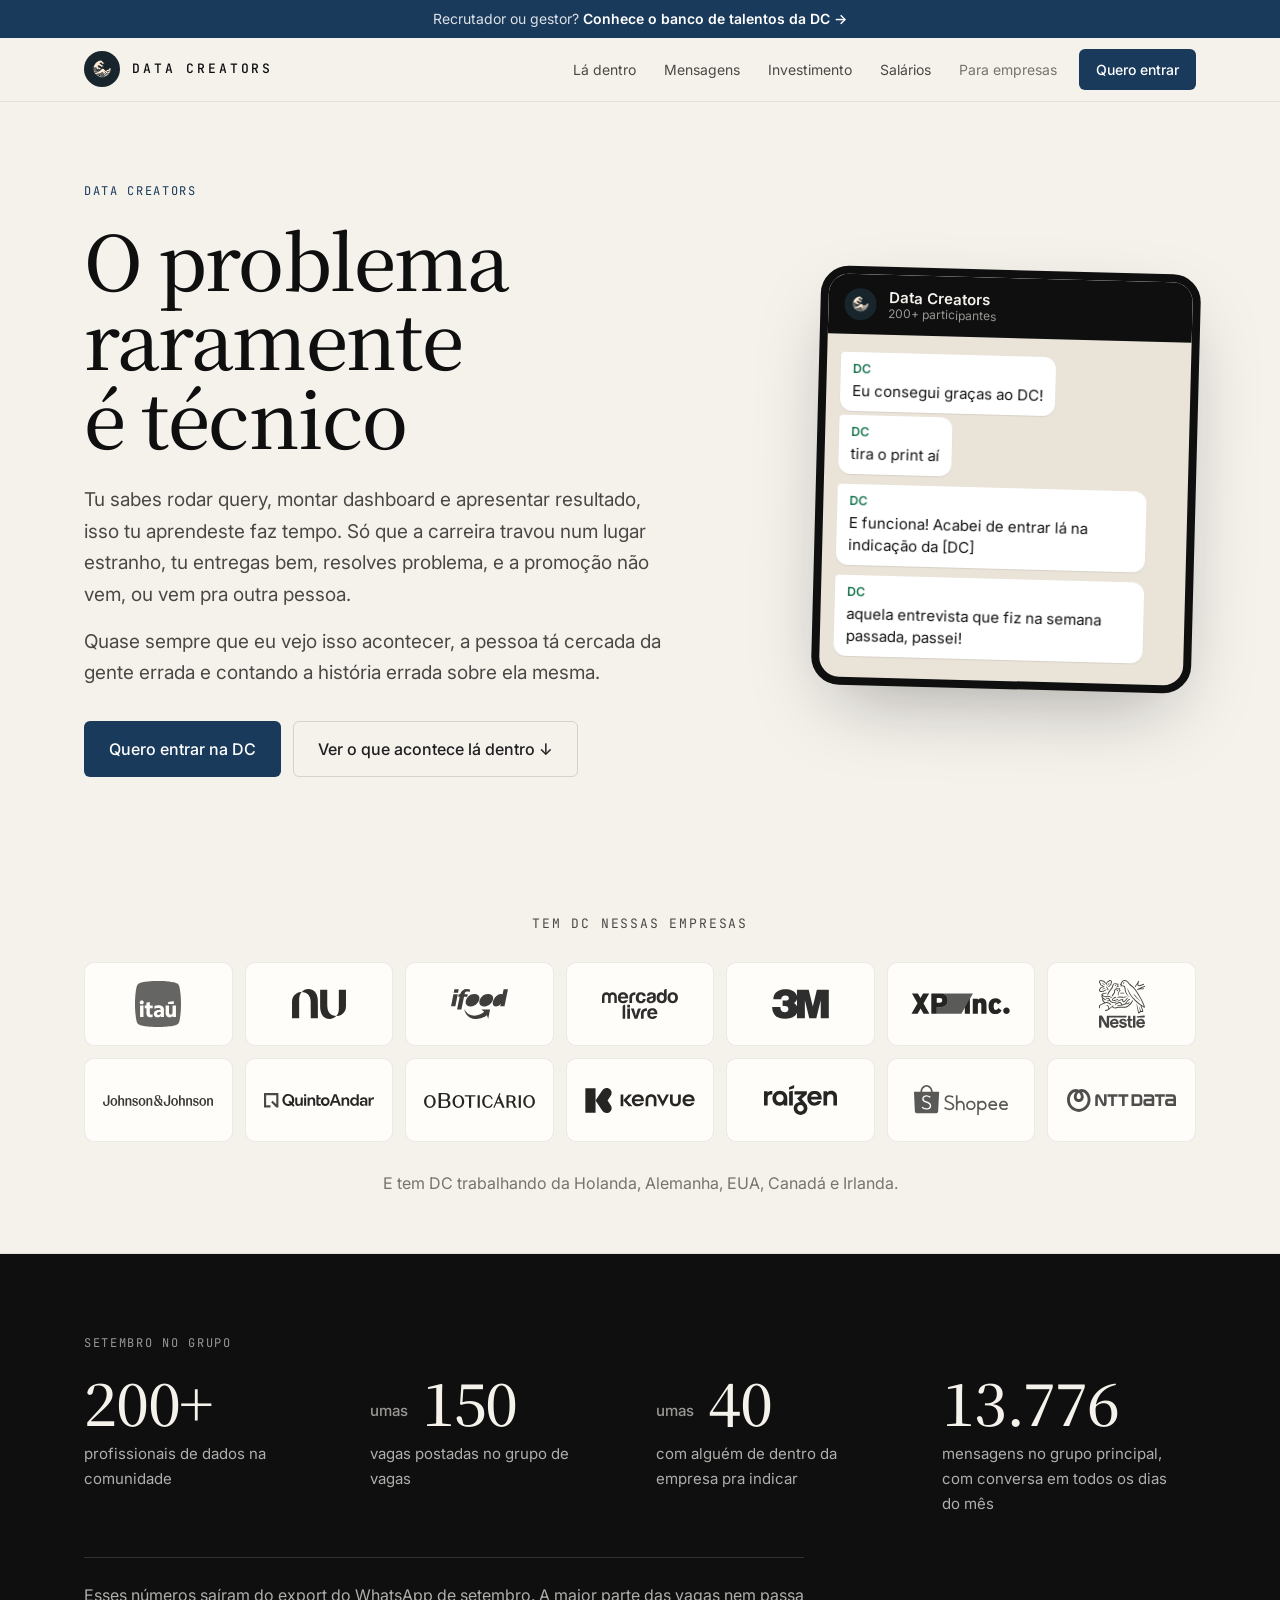
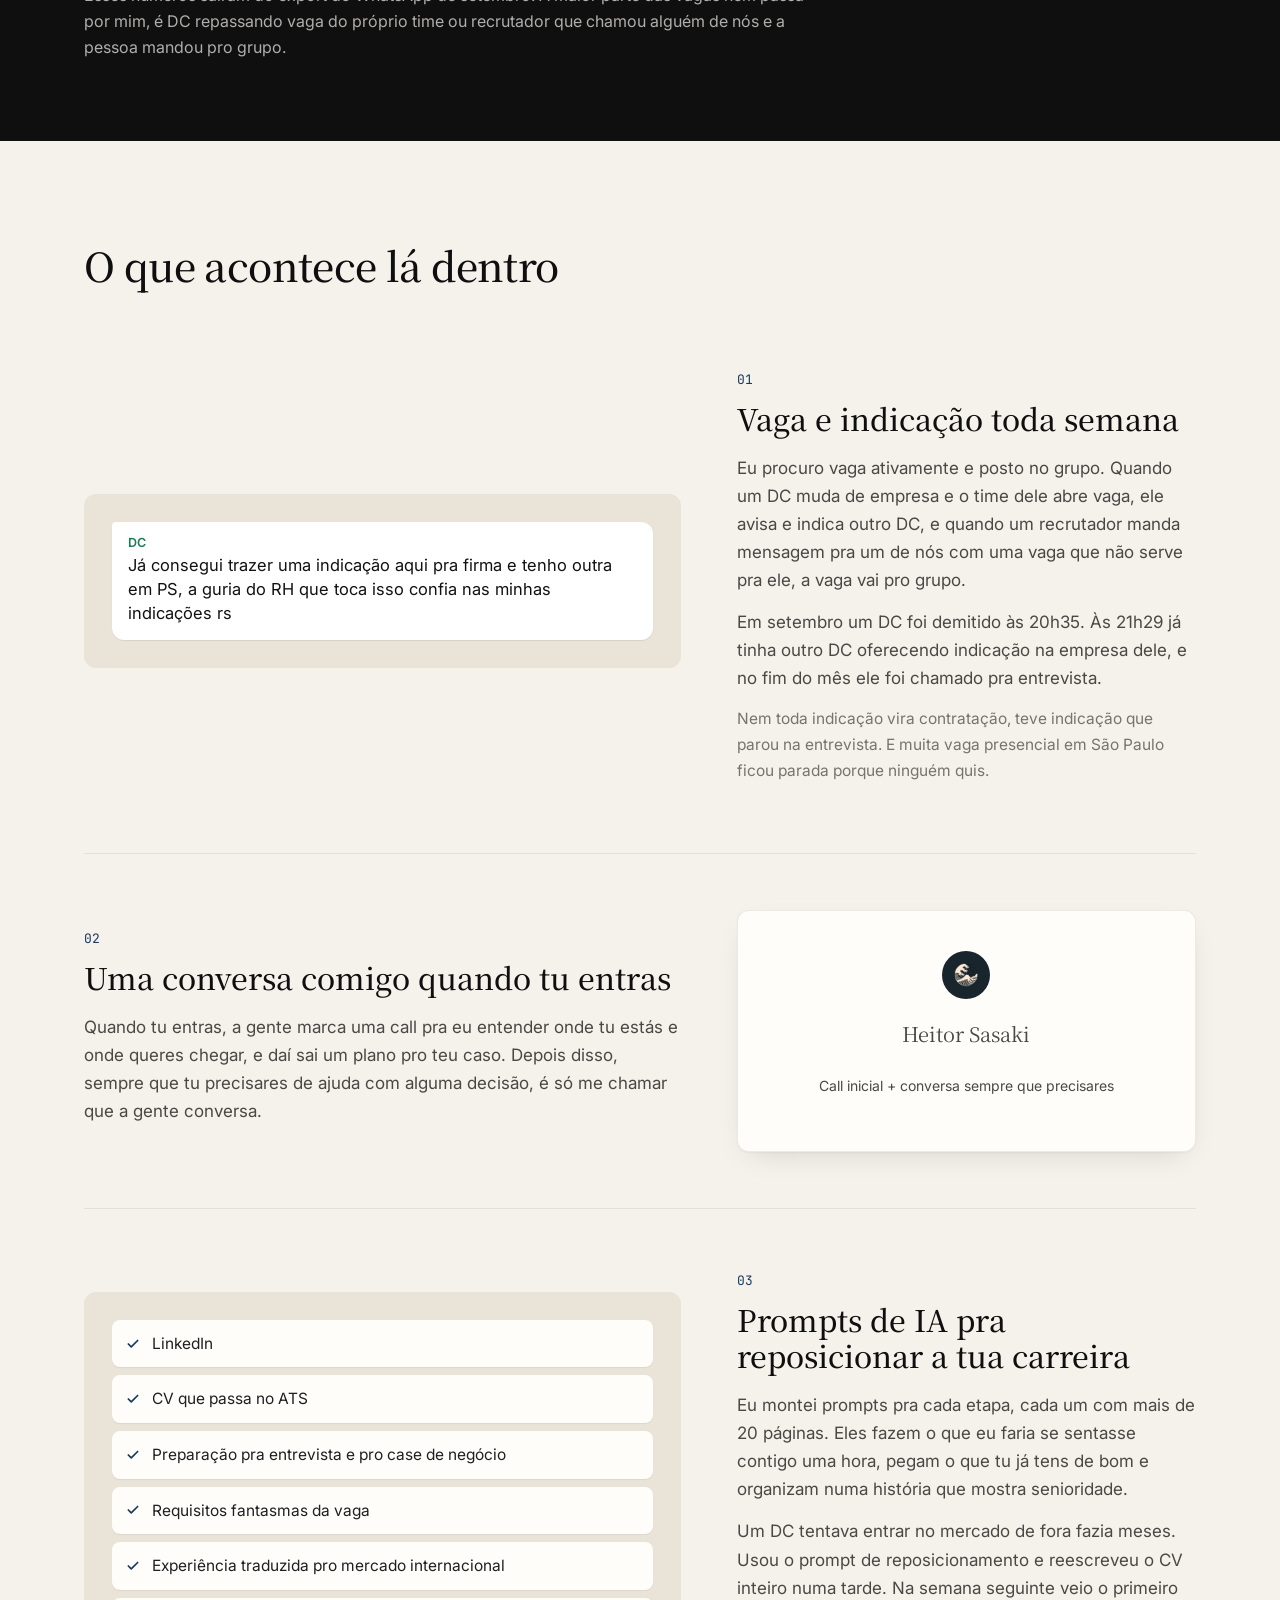
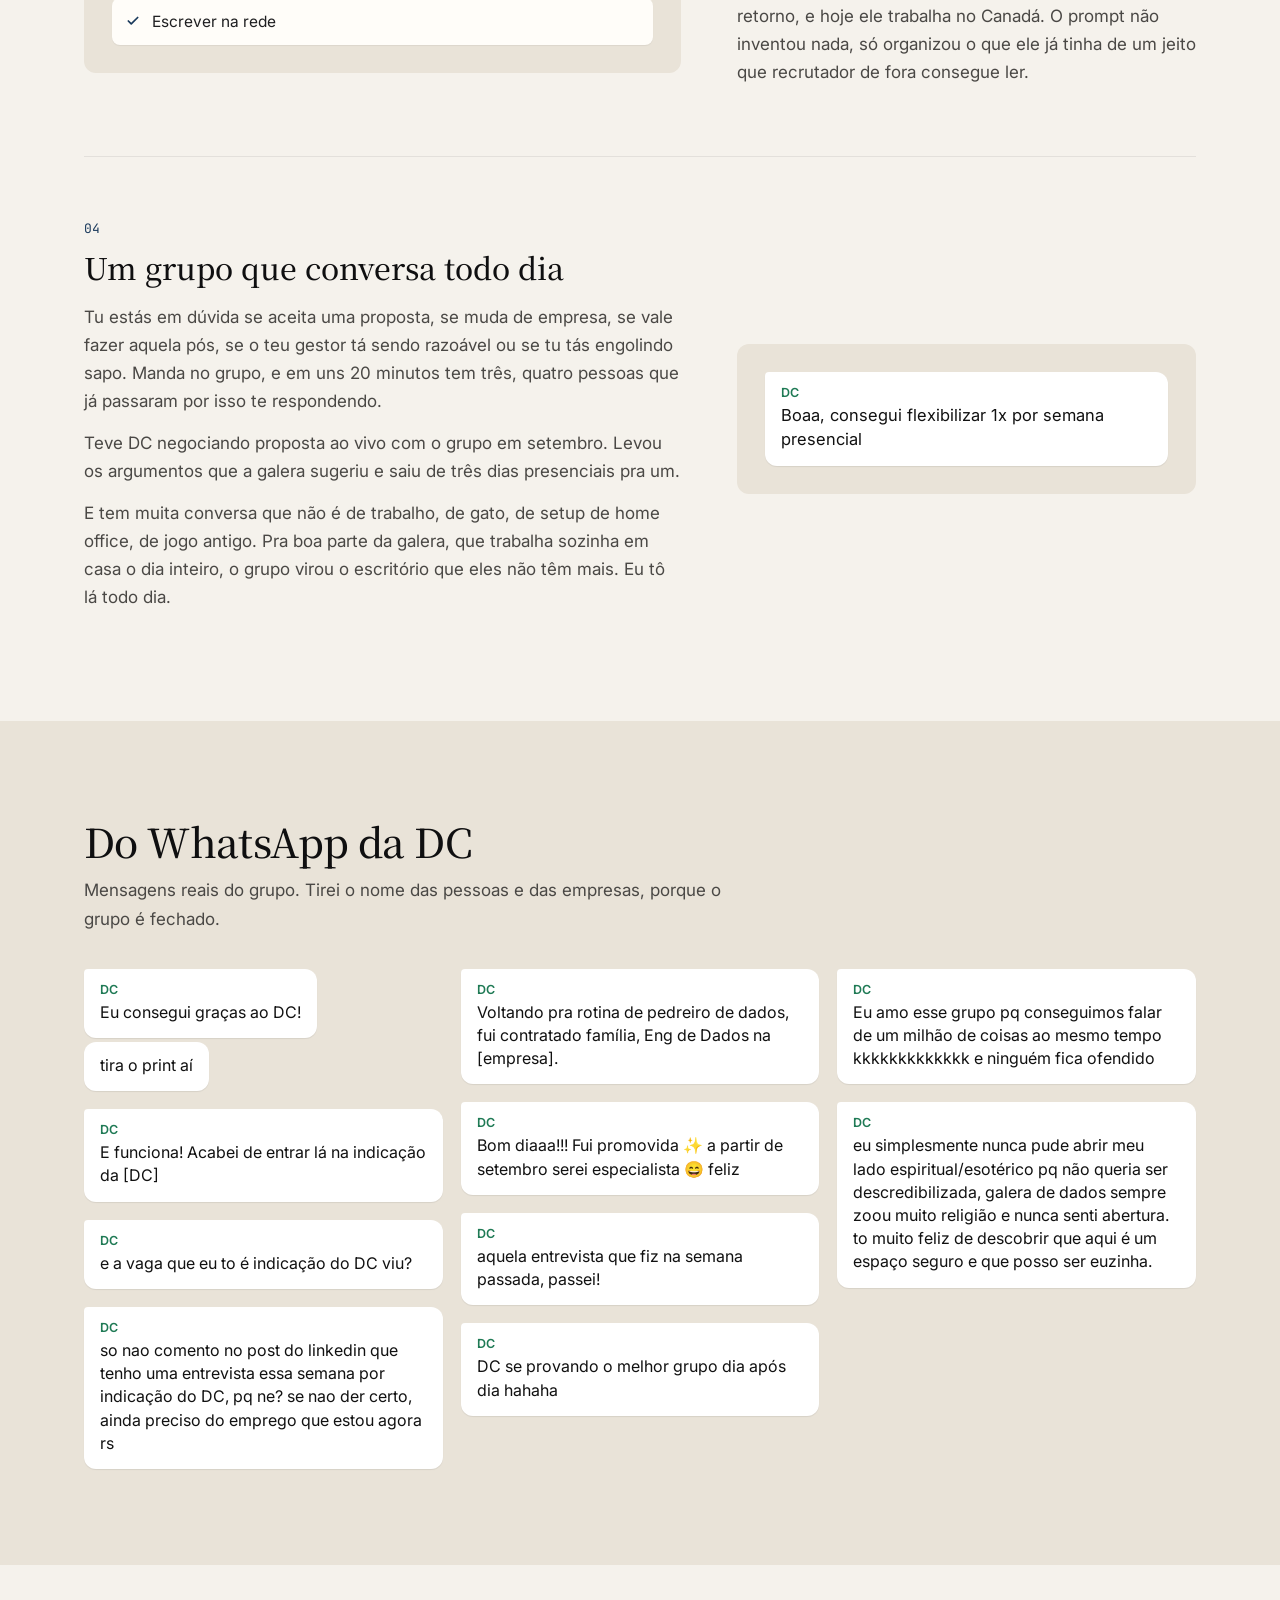
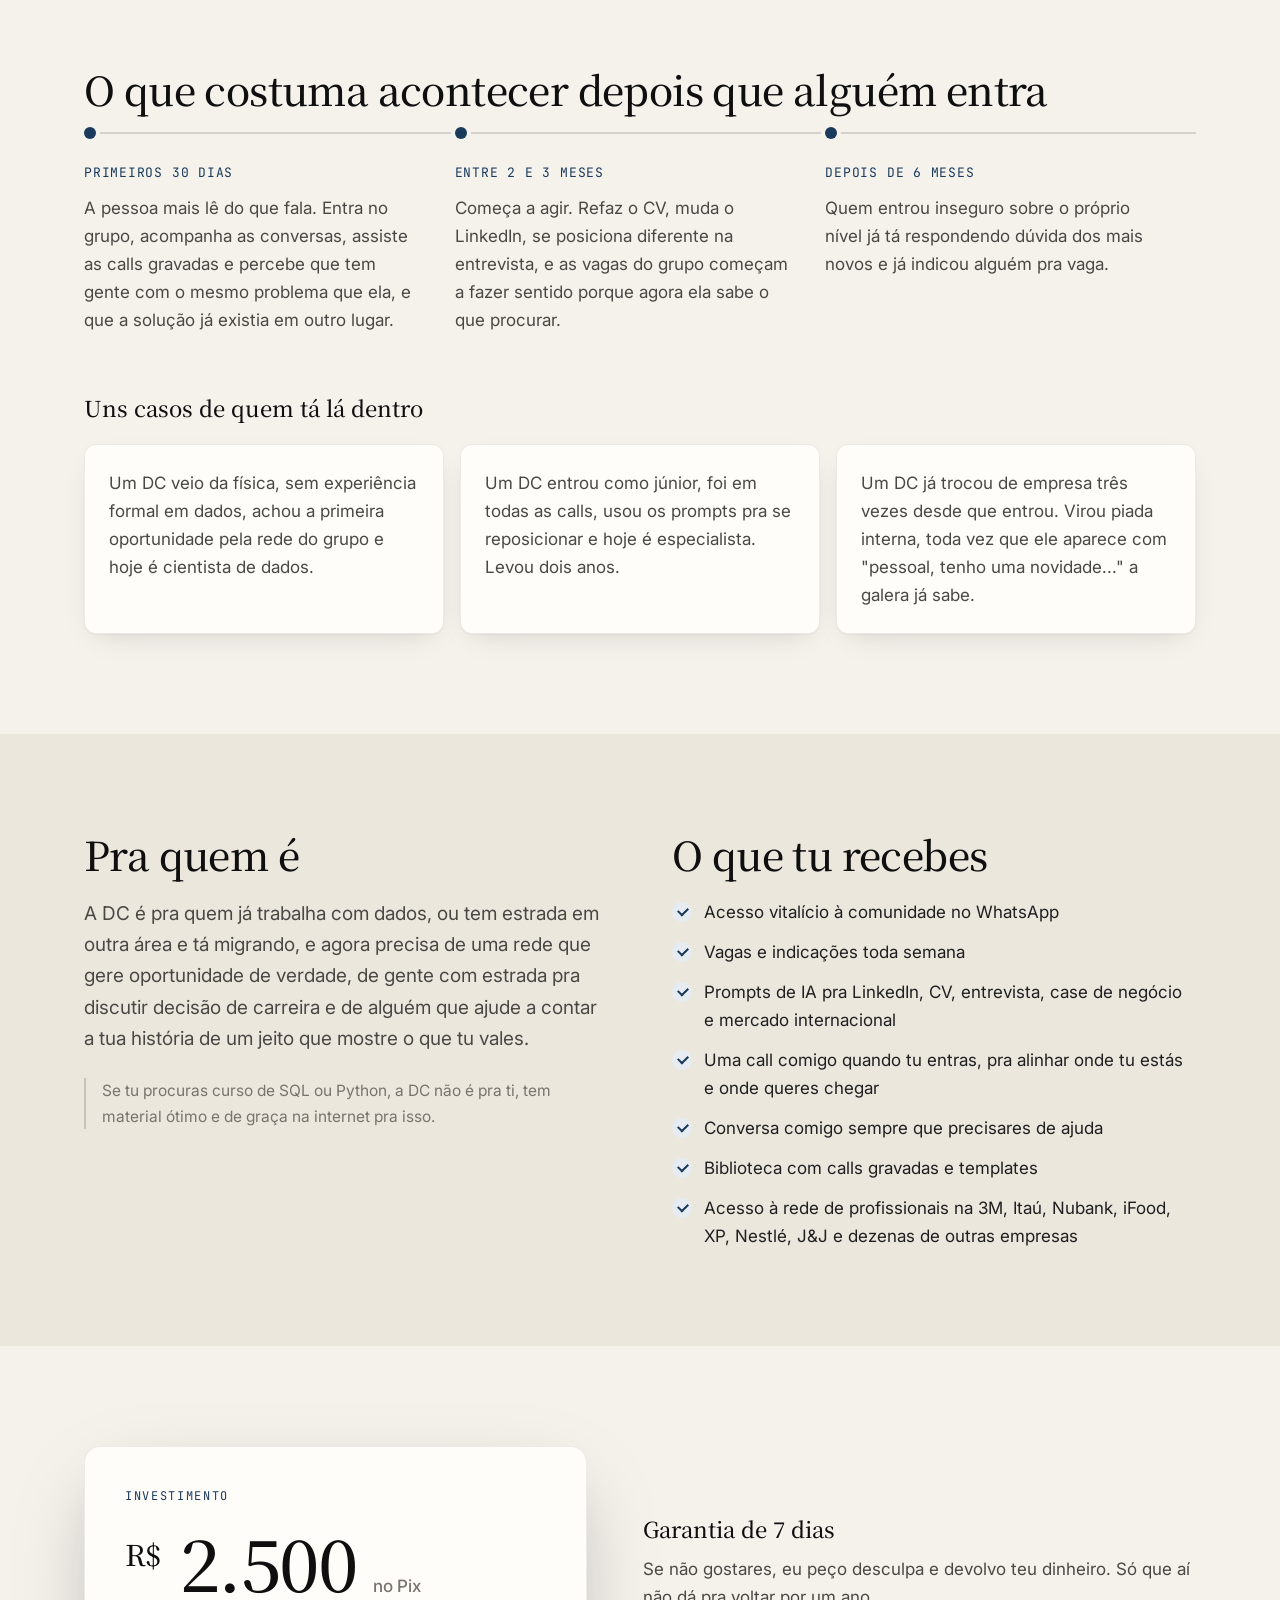
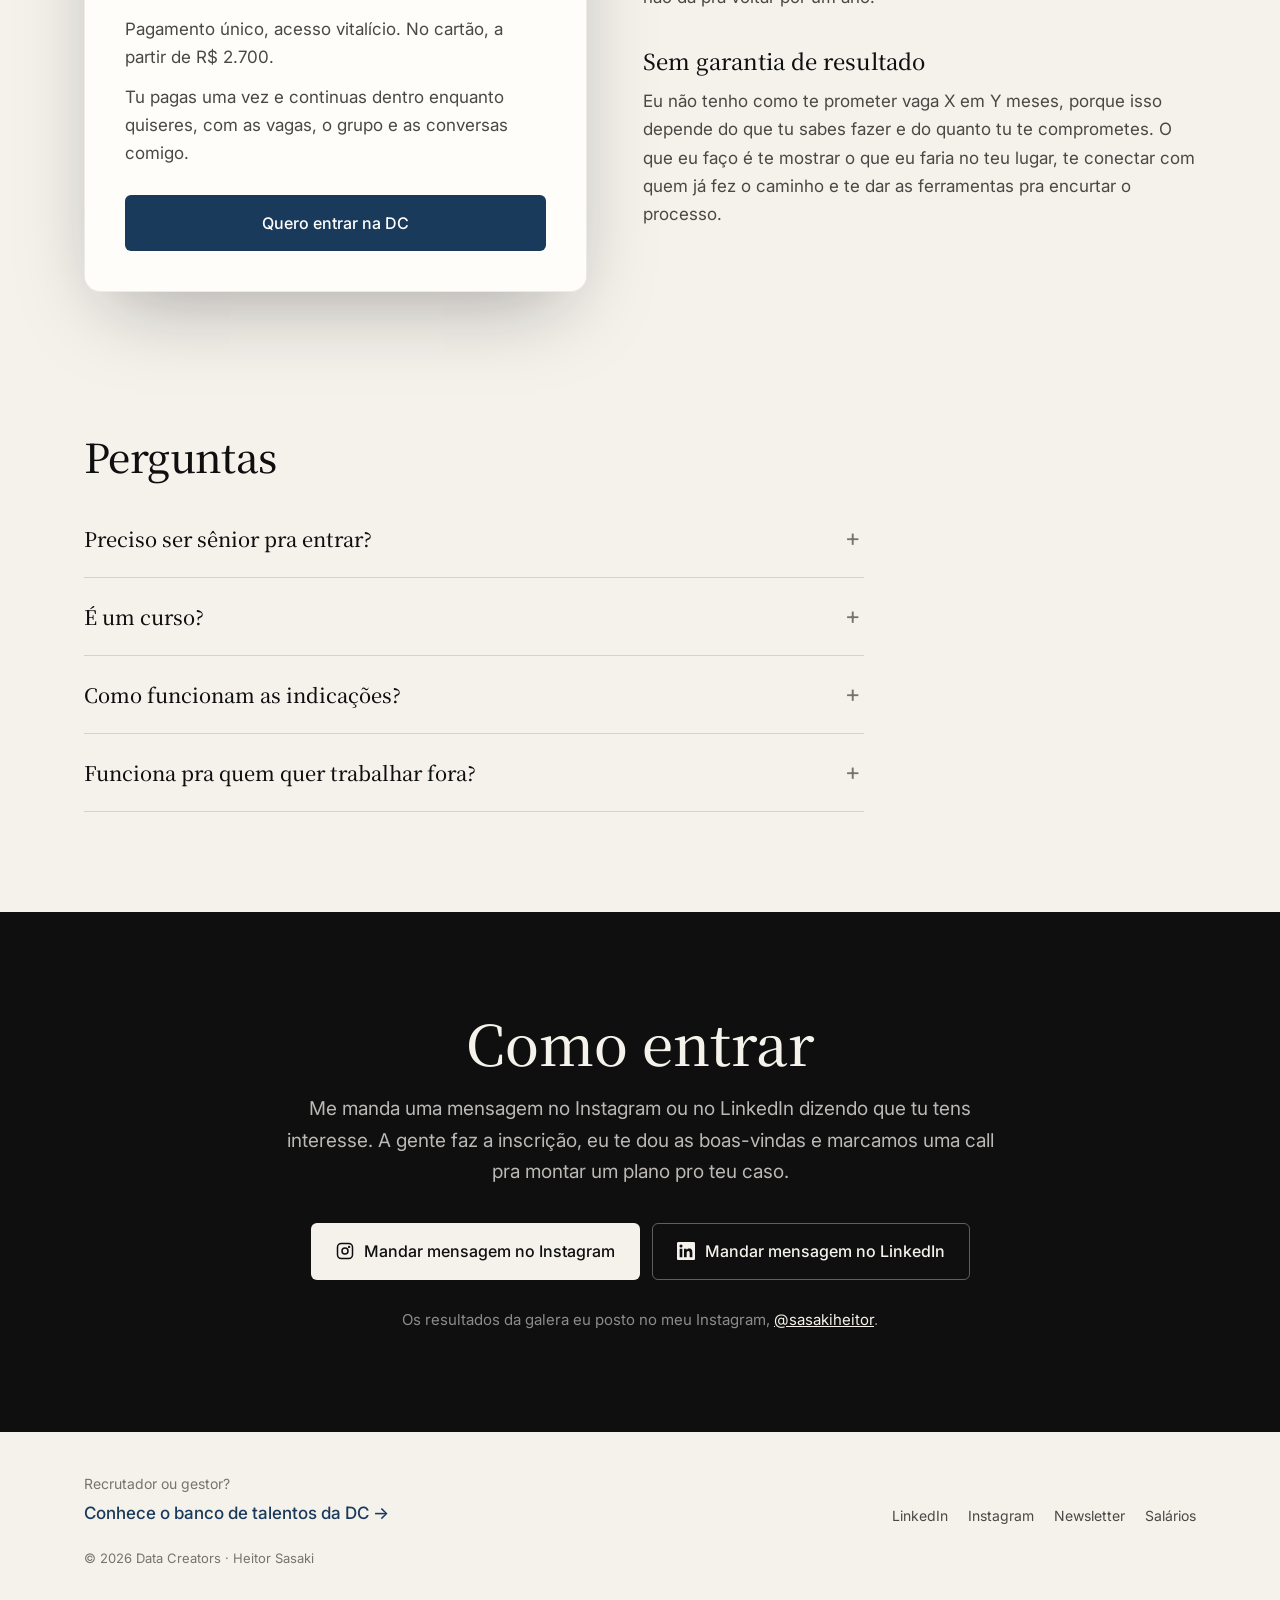
<file: index.html>
<!DOCTYPE html>
<html lang="pt-BR">
<head>
  <meta charset="UTF-8">
  <meta name="viewport" content="width=device-width, initial-scale=1.0">
  <title>Data Creators | Comunidade de carreira em dados</title>
  <meta name="description" content="O problema raramente é técnico. A Data Creators é uma comunidade de 200+ profissionais de dados com vagas e indicações toda semana.">
  <meta name="author" content="Heitor Sasaki">
  <link rel="canonical" href="https://data-creators-site.vercel.app/">

  <meta property="og:type" content="website">
  <meta property="og:title" content="Data Creators | O problema raramente é técnico">
  <meta property="og:description" content="Comunidade de 200+ profissionais de dados com vagas e indicações toda semana.">
  <meta property="og:image" content="https://data-creators-site.vercel.app/og-image.png">
  <meta property="og:image:width" content="1200">
  <meta property="og:image:height" content="630">
  <meta property="og:url" content="https://data-creators-site.vercel.app/">
  <meta property="og:site_name" content="Data Creators">
  <meta property="og:locale" content="pt_BR">
  <meta name="twitter:card" content="summary_large_image">
  <meta name="twitter:title" content="Data Creators | O problema raramente é técnico">
  <meta name="twitter:description" content="Comunidade de 200+ profissionais de dados com vagas e indicações toda semana.">
  <meta name="twitter:image" content="https://data-creators-site.vercel.app/og-image.png">

  <script>
    // Profile links shared before the talent page moved to /talentos
    if (location.hash.indexOf('#perfil/') === 0) location.replace('/talentos' + location.hash);
  </script>

  <link rel="icon" type="image/png" href="/logo.png">
  <link rel="preconnect" href="https://fonts.googleapis.com">
  <link rel="preconnect" href="https://fonts.gstatic.com" crossorigin>
  <link href="https://fonts.googleapis.com/css2?family=Inter:wght@400;500;600&family=JetBrains+Mono:wght@400;500&family=Noto+Serif+JP:wght@400;500;600&display=swap" rel="stylesheet">
  <link rel="stylesheet" href="/landing.css">
</head>
<body>

  <a href="/talentos" class="topbar">
    <span>Recrutador ou gestor? <strong>Conhece o banco de talentos da DC →</strong></span>
  </a>

  <header class="header">
    <div class="container header-inner">
      <a href="/" class="logo-area" aria-label="Data Creators, início">
        <img src="/logo.png" alt="" class="logo-img" width="36" height="36">
        <span class="logo-text">DATA CREATORS</span>
      </a>
      <nav class="header-nav" aria-label="Principal">
        <a href="#dentro" class="nav-link">Lá dentro</a>
        <a href="#mensagens" class="nav-link">Mensagens</a>
        <a href="#investimento" class="nav-link">Investimento</a>
        <a href="/salarios" class="nav-link">Salários</a>
        <a href="/talentos" class="nav-link nav-link-muted">Para empresas</a>
        <a href="#entrar" class="btn btn-primary btn-sm">Quero entrar</a>
      </nav>
    </div>
  </header>

  <main>
    <!-- 1. Hero -->
    <section class="hero">
      <div class="container hero-grid">
        <div class="hero-copy">
          <p class="kicker">Data Creators</p>
          <h1 class="hero-title">O problema raramente é técnico</h1>
          <p class="hero-lead">Tu sabes rodar query, montar dashboard e apresentar resultado, isso tu aprendeste faz tempo. Só que a carreira travou num lugar estranho, tu entregas bem, resolves problema, e a promoção não vem, ou vem pra outra pessoa.</p>
          <p class="hero-lead">Quase sempre que eu vejo isso acontecer, a pessoa tá cercada da gente errada e contando a história errada sobre ela mesma.</p>
          <div class="hero-actions">
            <a href="#entrar" class="btn btn-primary">Quero entrar na DC</a>
            <a href="#dentro" class="btn btn-ghost">Ver o que acontece lá dentro ↓</a>
          </div>
        </div>

        <div class="phone" aria-label="Mensagens reais do grupo">
          <div class="phone-top">
            <img src="/logo.png" alt="" width="32" height="32">
            <div>
              <p class="phone-title">Data Creators</p>
              <p class="phone-sub">200+ participantes</p>
            </div>
          </div>
          <div class="phone-body">
            <div class="bubble"><span class="who">DC</span>Eu consegui graças ao DC!</div>
            <div class="bubble"><span class="who">DC</span>tira o print aí</div>
            <div class="bubble"><span class="who">DC</span>E funciona! Acabei de entrar lá na indicação da [DC]</div>
            <div class="bubble"><span class="who">DC</span>aquela entrevista que fiz na semana passada, passei!</div>
          </div>
        </div>
      </div>
    </section>

    <!-- 2. Companies -->
    <section class="companies">
      <div class="container">
        <p class="companies-label">Tem DC nessas empresas</p>
        <ul class="co-grid">
          <li><img src="/logos/itau.svg" alt="Itaú" class="co-logo co-logo-sq" loading="lazy"></li>
          <li><img src="/logos/nubank.svg" alt="Nubank" class="co-logo" loading="lazy"></li>
          <li><img src="/logos/ifood.svg" alt="iFood" class="co-logo" loading="lazy"></li>
          <li><img src="/logos/mercadolivre.svg" alt="Mercado Livre" class="co-logo" loading="lazy"></li>
          <li><img src="/logos/3m.svg" alt="3M" class="co-logo" loading="lazy"></li>
          <li><img src="/logos/xp.svg" alt="XP" class="co-logo" loading="lazy"></li>
          <li><img src="/logos/nestle.svg" alt="Nestlé" class="co-logo co-logo-sq" loading="lazy"></li>
          <li><img src="/logos/jnj.svg" alt="Johnson &amp; Johnson" class="co-logo" loading="lazy"></li>
          <li><img src="/logos/quintoandar.svg" alt="QuintoAndar" class="co-logo" loading="lazy"></li>
          <li><img src="/logos/boticario.svg" alt="O Boticário" class="co-logo" loading="lazy"></li>
          <li><img src="/logos/kenvue.svg" alt="Kenvue" class="co-logo" loading="lazy"></li>
          <li><img src="/logos/raizen.svg" alt="Raízen" class="co-logo" loading="lazy"></li>
          <li><img src="/logos/shopee.svg" alt="Shopee" class="co-logo" loading="lazy"></li>
          <li><img src="/logos/nttdata.svg" alt="NTT Data" class="co-logo" loading="lazy"></li>
        </ul>
        <p class="companies-text">E tem DC trabalhando da Holanda, Alemanha, EUA, Canadá e Irlanda.</p>
      </div>
    </section>

    <!-- 3. Numbers -->
    <section class="numbers">
      <div class="container">
        <p class="kicker kicker-light">Setembro no grupo</p>
        <dl class="numbers-grid">
          <div><dd>200+</dd><dt>profissionais de dados na comunidade</dt></div>
          <div><dd><small>umas</small> 150</dd><dt>vagas postadas no grupo de vagas</dt></div>
          <div><dd><small>umas</small> 40</dd><dt>com alguém de dentro da empresa pra indicar</dt></div>
          <div><dd>13.776</dd><dt>mensagens no grupo principal, com conversa em todos os dias do mês</dt></div>
        </dl>
        <p class="numbers-note">Esses números saíram do export do WhatsApp de setembro. A maior parte das vagas nem passa por mim, é DC repassando vaga do próprio time ou recrutador que chamou alguém de nós e a pessoa mandou pro grupo.</p>
      </div>
    </section>

    <!-- 4. Inside -->
    <section class="inside" id="dentro">
      <div class="container">
        <h2 class="section-title">O que acontece lá dentro</h2>

        <article class="block">
          <div class="block-text">
            <span class="block-num">01</span>
            <h3>Vaga e indicação toda semana</h3>
            <p>Eu procuro vaga ativamente e posto no grupo. Quando um DC muda de empresa e o time dele abre vaga, ele avisa e indica outro DC, e quando um recrutador manda mensagem pra um de nós com uma vaga que não serve pra ele, a vaga vai pro grupo.</p>
            <p>Em setembro um DC foi demitido às 20h35. Às 21h29 já tinha outro DC oferecendo indicação na empresa dele, e no fim do mês ele foi chamado pra entrevista.</p>
            <p class="muted">Nem toda indicação vira contratação, teve indicação que parou na entrevista. E muita vaga presencial em São Paulo ficou parada porque ninguém quis.</p>
          </div>
          <div class="block-quote">
            <div class="bubble bubble-lg"><span class="who">DC</span>Já consegui trazer uma indicação aqui pra firma e tenho outra em PS, a guria do RH que toca isso confia nas minhas indicações rs</div>
          </div>
        </article>

        <article class="block">
          <div class="block-text">
            <span class="block-num">02</span>
            <h3>Uma conversa comigo quando tu entras</h3>
            <p>Quando tu entras, a gente marca uma call pra eu entender onde tu estás e onde queres chegar, e daí sai um plano pro teu caso. Depois disso, sempre que tu precisares de ajuda com alguma decisão, é só me chamar que a gente conversa.</p>
          </div>
          <div class="block-quote block-quote-card">
            <img src="/logo.png" alt="" width="48" height="48">
            <p class="card-name">Heitor Sasaki</p>
            <p class="card-sub">Call inicial + conversa sempre que precisares</p>
          </div>
        </article>

        <article class="block">
          <div class="block-text">
            <span class="block-num">03</span>
            <h3>Prompts de IA pra reposicionar a tua carreira</h3>
            <p>Eu montei prompts pra cada etapa, cada um com mais de 20 páginas. Eles fazem o que eu faria se sentasse contigo uma hora, pegam o que tu já tens de bom e organizam numa história que mostra senioridade.</p>
            <p>Um DC tentava entrar no mercado de fora fazia meses. Usou o prompt de reposicionamento e reescreveu o CV inteiro numa tarde. Na semana seguinte veio o primeiro retorno, e hoje ele trabalha no Canadá. O prompt não inventou nada, só organizou o que ele já tinha de um jeito que recrutador de fora consegue ler.</p>
          </div>
          <div class="block-quote">
            <ul class="prompt-list">
              <li>LinkedIn</li>
              <li>CV que passa no ATS</li>
              <li>Preparação pra entrevista e pro case de negócio</li>
              <li>Requisitos fantasmas da vaga</li>
              <li>Experiência traduzida pro mercado internacional</li>
              <li>Escrever na rede</li>
            </ul>
          </div>
        </article>

        <article class="block">
          <div class="block-text">
            <span class="block-num">04</span>
            <h3>Um grupo que conversa todo dia</h3>
            <p>Tu estás em dúvida se aceita uma proposta, se muda de empresa, se vale fazer aquela pós, se o teu gestor tá sendo razoável ou se tu tás engolindo sapo. Manda no grupo, e em uns 20 minutos tem três, quatro pessoas que já passaram por isso te respondendo.</p>
            <p>Teve DC negociando proposta ao vivo com o grupo em setembro. Levou os argumentos que a galera sugeriu e saiu de três dias presenciais pra um.</p>
            <p>E tem muita conversa que não é de trabalho, de gato, de setup de home office, de jogo antigo. Pra boa parte da galera, que trabalha sozinha em casa o dia inteiro, o grupo virou o escritório que eles não têm mais. Eu tô lá todo dia.</p>
          </div>
          <div class="block-quote">
            <div class="bubble bubble-lg"><span class="who">DC</span>Boaa, consegui flexibilizar 1x por semana presencial</div>
          </div>
        </article>
      </div>
    </section>

    <!-- 5. Wall -->
    <section class="wall" id="mensagens">
      <div class="container">
        <h2 class="section-title">Do WhatsApp da DC</h2>
        <p class="section-sub">Mensagens reais do grupo. Tirei o nome das pessoas e das empresas, porque o grupo é fechado.</p>
        <div class="wall-grid">
          <div class="bubble-stack">
            <div class="bubble"><span class="who">DC</span>Eu consegui graças ao DC!</div>
            <div class="bubble">tira o print aí</div>
          </div>
          <div class="bubble"><span class="who">DC</span>E funciona! Acabei de entrar lá na indicação da [DC]</div>
          <div class="bubble"><span class="who">DC</span>e a vaga que eu to é indicação do DC viu?</div>
          <div class="bubble"><span class="who">DC</span>so nao comento no post do linkedin que tenho uma entrevista essa semana por indicação do DC, pq ne? se nao der certo, ainda preciso do emprego que estou agora rs</div>
          <div class="bubble"><span class="who">DC</span>Voltando pra rotina de pedreiro de dados, fui contratado família, Eng de Dados na [empresa].</div>
          <div class="bubble"><span class="who">DC</span>Bom diaaa!!! Fui promovida ✨ a partir de setembro serei especialista 😄 feliz</div>
          <div class="bubble"><span class="who">DC</span>aquela entrevista que fiz na semana passada, passei!</div>
          <div class="bubble"><span class="who">DC</span>DC se provando o melhor grupo dia após dia hahaha</div>
          <div class="bubble"><span class="who">DC</span>Eu amo esse grupo pq conseguimos falar de um milhão de coisas ao mesmo tempo kkkkkkkkkkkkk e ninguém fica ofendido</div>
          <div class="bubble"><span class="who">DC</span>eu simplesmente nunca pude abrir meu lado espiritual/esotérico pq não queria ser descredibilizada, galera de dados sempre zoou muito religião e nunca senti abertura. to muito feliz de descobrir que aqui é um espaço seguro e que posso ser euzinha.</div>
        </div>
      </div>
    </section>

    <!-- 6. Path -->
    <section class="path">
      <div class="container">
        <h2 class="section-title">O que costuma acontecer depois que alguém entra</h2>
        <ol class="timeline">
          <li>
            <p class="timeline-when">Primeiros 30 dias</p>
            <p>A pessoa mais lê do que fala. Entra no grupo, acompanha as conversas, assiste as calls gravadas e percebe que tem gente com o mesmo problema que ela, e que a solução já existia em outro lugar.</p>
          </li>
          <li>
            <p class="timeline-when">Entre 2 e 3 meses</p>
            <p>Começa a agir. Refaz o CV, muda o LinkedIn, se posiciona diferente na entrevista, e as vagas do grupo começam a fazer sentido porque agora ela sabe o que procurar.</p>
          </li>
          <li>
            <p class="timeline-when">Depois de 6 meses</p>
            <p>Quem entrou inseguro sobre o próprio nível já tá respondendo dúvida dos mais novos e já indicou alguém pra vaga.</p>
          </li>
        </ol>

        <h3 class="sub-title">Uns casos de quem tá lá dentro</h3>
        <div class="cases">
          <p>Um DC veio da física, sem experiência formal em dados, achou a primeira oportunidade pela rede do grupo e hoje é cientista de dados.</p>
          <p>Um DC entrou como júnior, foi em todas as calls, usou os prompts pra se reposicionar e hoje é especialista. Levou dois anos.</p>
          <p>Um DC já trocou de empresa três vezes desde que entrou. Virou piada interna, toda vez que ele aparece com "pessoal, tenho uma novidade..." a galera já sabe.</p>
        </div>
      </div>
    </section>

    <!-- 7 + 8. Who / what you get -->
    <section class="fit">
      <div class="container fit-grid">
        <div>
          <h2 class="section-title">Pra quem é</h2>
          <p class="fit-lead">A DC é pra quem já trabalha com dados, ou tem estrada em outra área e tá migrando, e agora precisa de uma rede que gere oportunidade de verdade, de gente com estrada pra discutir decisão de carreira e de alguém que ajude a contar a tua história de um jeito que mostre o que tu vales.</p>
          <p class="fit-not">Se tu procuras curso de SQL ou Python, a DC não é pra ti, tem material ótimo e de graça na internet pra isso.</p>
        </div>
        <div class="get">
          <h2 class="section-title">O que tu recebes</h2>
          <ul class="checklist">
            <li>Acesso vitalício à comunidade no WhatsApp</li>
            <li>Vagas e indicações toda semana</li>
            <li>Prompts de IA pra LinkedIn, CV, entrevista, case de negócio e mercado internacional</li>
            <li>Uma call comigo quando tu entras, pra alinhar onde tu estás e onde queres chegar</li>
            <li>Conversa comigo sempre que precisares de ajuda</li>
            <li>Biblioteca com calls gravadas e templates</li>
            <li>Acesso à rede de profissionais na 3M, Itaú, Nubank, iFood, XP, Nestlé, J&amp;J e dezenas de outras empresas</li>
          </ul>
        </div>
      </div>
    </section>

    <!-- 9. Price -->
    <section class="price" id="investimento">
      <div class="container price-grid">
        <div class="price-card">
          <p class="kicker">Investimento</p>
          <p class="price-value"><span>R$</span> 2.500 <small>no Pix</small></p>
          <p class="price-detail">Pagamento único, acesso vitalício. No cartão, a partir de R$ 2.700.</p>
          <p class="price-detail">Tu pagas uma vez e continuas dentro enquanto quiseres, com as vagas, o grupo e as conversas comigo.</p>
          <a href="#entrar" class="btn btn-primary btn-block">Quero entrar na DC</a>
        </div>
        <div class="price-terms">
          <div>
            <h3>Garantia de 7 dias</h3>
            <p>Se não gostares, eu peço desculpa e devolvo teu dinheiro. Só que aí não dá pra voltar por um ano.</p>
          </div>
          <div>
            <h3>Sem garantia de resultado</h3>
            <p>Eu não tenho como te prometer vaga X em Y meses, porque isso depende do que tu sabes fazer e do quanto tu te comprometes. O que eu faço é te mostrar o que eu faria no teu lugar, te conectar com quem já fez o caminho e te dar as ferramentas pra encurtar o processo.</p>
          </div>
        </div>
      </div>
    </section>

    <!-- 10. FAQ -->
    <section class="faq">
      <div class="container faq-inner">
        <h2 class="section-title">Perguntas</h2>
        <details>
          <summary>Preciso ser sênior pra entrar?</summary>
          <p>Não. A maior parte do grupo é pleno e sênior, tem especialista e coordenador, e tem bastante gente que veio de outra área com anos de estrada, de contabilidade, arquitetura, publicidade, RH. Quem ainda tá aprendendo SQL vai aproveitar pouco.</p>
        </details>
        <details>
          <summary>É um curso?</summary>
          <p>Tem calls gravadas e templates, mas ninguém tá seguindo trilha de estudo lá dentro. A galera trabalha e traz pro grupo o que tá acontecendo no trabalho.</p>
        </details>
        <details>
          <summary>Como funcionam as indicações?</summary>
          <p>As vagas vão pro grupo de vagas, umas postadas por mim e a maioria por DCs repassando vaga do próprio time. Quando tem DC dentro da empresa, ele se oferece pra indicar. A entrevista continua sendo contigo.</p>
        </details>
        <details>
          <summary>Funciona pra quem quer trabalhar fora?</summary>
          <p>Tem DC na Holanda, Alemanha, EUA, Canadá e Irlanda, e tem prompt específico pra traduzir a tua experiência pro mercado de fora. O que mais trava gente boa nessas vagas ainda é inglês fluente.</p>
        </details>
      </div>
    </section>

    <!-- 11. CTA -->
    <section class="cta" id="entrar">
      <div class="container cta-inner">
        <h2 class="cta-title">Como entrar</h2>
        <p class="cta-desc">Me manda uma mensagem no Instagram ou no LinkedIn dizendo que tu tens interesse. A gente faz a inscrição, eu te dou as boas-vindas e marcamos uma call pra montar um plano pro teu caso.</p>
        <div class="cta-actions">
          <a href="https://ig.me/m/sasakiheitor" target="_blank" rel="noopener" class="btn btn-light">
            <svg class="icon" aria-hidden="true"><use href="#i-ig"/></svg>
            Mandar mensagem no Instagram
          </a>
          <a href="https://www.linkedin.com/in/heitorsasaki/" target="_blank" rel="noopener" class="btn btn-outline-light">
            <svg class="icon" aria-hidden="true"><use href="#i-in"/></svg>
            Mandar mensagem no LinkedIn
          </a>
        </div>
        <p class="cta-note">Os resultados da galera eu posto no meu Instagram, <a href="https://www.instagram.com/sasakiheitor" target="_blank" rel="noopener">@sasakiheitor</a>.</p>
      </div>
    </section>
  </main>

  <footer class="footer">
    <div class="container footer-inner">
      <div>
        <p class="footer-muted">Recrutador ou gestor?</p>
        <a href="/talentos" class="footer-strong">Conhece o banco de talentos da DC →</a>
      </div>
      <div class="footer-links">
        <a href="https://www.linkedin.com/in/heitorsasaki/" target="_blank" rel="noopener">LinkedIn</a>
        <a href="https://www.instagram.com/sasakiheitor" target="_blank" rel="noopener">Instagram</a>
        <a href="https://heitorsasaki.substack.com" target="_blank" rel="noopener">Newsletter</a>
        <a href="/salarios">Salários</a>
      </div>
      <p class="footer-copy">© <span id="year">2026</span> Data Creators · Heitor Sasaki</p>
    </div>
  </footer>

  <svg width="0" height="0" style="position:absolute" aria-hidden="true">
    <symbol id="i-in" viewBox="0 0 24 24" fill="currentColor"><path d="M20.45 20.45h-3.55v-5.57c0-1.33-.03-3.04-1.85-3.04-1.85 0-2.14 1.45-2.14 2.94v5.67H9.35V9h3.41v1.56h.05c.48-.9 1.64-1.85 3.37-1.85 3.6 0 4.27 2.37 4.27 5.46v6.28zM5.34 7.43a2.06 2.06 0 1 1 0-4.13 2.06 2.06 0 0 1 0 4.13zM7.12 20.45H3.56V9h3.56v11.45zM22.22 0H1.77C.79 0 0 .77 0 1.73v20.54C0 23.23.79 24 1.77 24h20.45c.98 0 1.78-.77 1.78-1.73V1.73C24 .77 23.2 0 22.22 0z"/></symbol>
    <symbol id="i-ig" viewBox="0 0 24 24" fill="none" stroke="currentColor" stroke-width="2"><rect x="2" y="2" width="20" height="20" rx="5"/><circle cx="12" cy="12" r="4"/><circle cx="17.5" cy="6.5" r="0.6" fill="currentColor"/></symbol>
  </svg>

  <script>document.getElementById('year').textContent = new Date().getFullYear();</script>
</body>
</html>
</file>
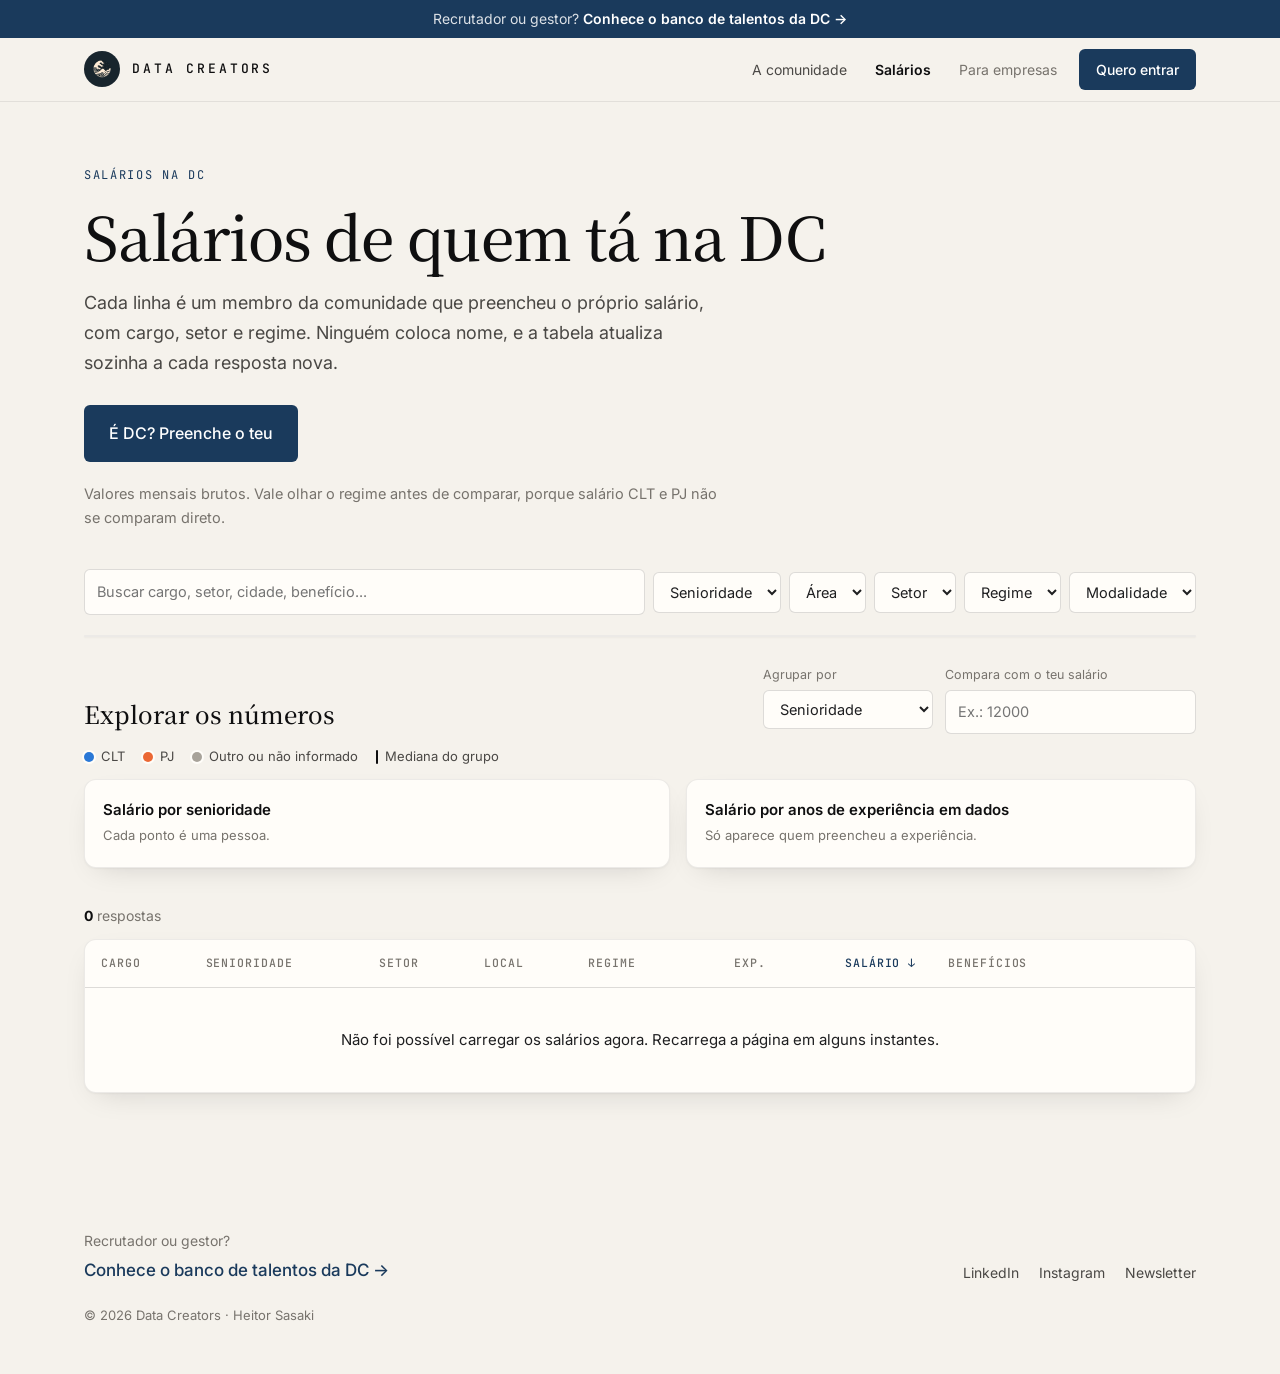
<file: salarios.html>
<!DOCTYPE html>
<html lang="pt-BR">
<head>
  <meta charset="UTF-8">
  <meta name="viewport" content="width=device-width, initial-scale=1.0">
  <title>Data Creators | Salários da comunidade</title>
  <meta name="description" content="Salários reais de profissionais de dados da Data Creators, com cargo, senioridade, setor e regime.">
  <meta name="author" content="Heitor Sasaki">
  <link rel="canonical" href="https://data-creators-site.vercel.app/salarios">

  <meta property="og:type" content="website">
  <meta property="og:title" content="Data Creators | Salários da comunidade">
  <meta property="og:description" content="Salários reais de profissionais de dados da Data Creators, com cargo, senioridade, setor e regime.">
  <meta property="og:image" content="https://data-creators-site.vercel.app/og-image.png">
  <meta property="og:url" content="https://data-creators-site.vercel.app/salarios">
  <meta property="og:site_name" content="Data Creators">
  <meta property="og:locale" content="pt_BR">
  <meta name="twitter:card" content="summary_large_image">

  <link rel="icon" type="image/png" href="/logo.png">
  <link rel="preconnect" href="https://fonts.googleapis.com">
  <link rel="preconnect" href="https://fonts.gstatic.com" crossorigin>
  <link href="https://fonts.googleapis.com/css2?family=Inter:wght@400;500;600&family=JetBrains+Mono:wght@400;500&family=Noto+Serif+JP:wght@400;500;600&display=swap" rel="stylesheet">
  <link rel="stylesheet" href="/landing.css">
  <link rel="stylesheet" href="/salarios.css">
</head>
<body>

  <a href="/talentos" class="topbar">
    <span>Recrutador ou gestor? <strong>Conhece o banco de talentos da DC →</strong></span>
  </a>

  <header class="header">
    <div class="container header-inner">
      <a href="/" class="logo-area" aria-label="Data Creators, início">
        <img src="/logo.png" alt="" class="logo-img" width="36" height="36">
        <span class="logo-text">DATA CREATORS</span>
      </a>
      <nav class="header-nav" aria-label="Principal">
        <a href="/" class="nav-link">A comunidade</a>
        <a href="/salarios" class="nav-link" aria-current="page">Salários</a>
        <a href="/talentos" class="nav-link nav-link-muted">Para empresas</a>
        <a href="/#entrar" class="btn btn-primary btn-sm">Quero entrar</a>
      </nav>
    </div>
  </header>

  <main>
    <section class="sal-hero">
      <div class="container">
        <p class="kicker">Salários na DC</p>
        <h1 class="sal-title">Salários de quem tá na DC</h1>
        <p class="sal-lead">Cada linha é um membro da comunidade que preencheu o próprio salário, com cargo, setor e regime. Ninguém coloca nome, e a tabela atualiza sozinha a cada resposta nova.</p>
        <div class="sal-actions">
          <a href="#" id="formLink" class="btn btn-primary" target="_blank" rel="noopener">É DC? Preenche o teu</a>
        </div>
        <p class="sal-note">Valores mensais brutos. Vale olhar o regime antes de comparar, porque salário CLT e PJ não se comparam direto.</p>
      </div>
    </section>

    <section class="sal-data">
      <div class="container">
        <div class="sal-filters">
          <label class="sal-search">
            <span class="sr-only">Buscar</span>
            <input type="search" id="salSearch" placeholder="Buscar cargo, setor, cidade, benefício..." autocomplete="off">
          </label>
          <select id="fSen" aria-label="Senioridade"><option value="">Senioridade</option></select>
          <select id="fArea" aria-label="Área"><option value="">Área</option></select>
          <select id="fSetor" aria-label="Setor"><option value="">Setor</option></select>
          <select id="fRegime" aria-label="Regime"><option value="">Regime</option></select>
          <select id="fMode" aria-label="Modalidade"><option value="">Modalidade</option></select>
          <button type="button" class="sal-clear" id="salClear" hidden>Limpar</button>
        </div>

        <div class="sal-stats" id="salStats"></div>

        <div class="viz">
          <div class="viz-head">
            <h2 class="viz-title">Explorar os números</h2>
            <div class="viz-controls">
              <label class="viz-control">
                <span>Agrupar por</span>
                <select id="groupBy">
                  <option value="senioridade">Senioridade</option>
                  <option value="area">Área</option>
                  <option value="setor">Setor</option>
                  <option value="regime">Regime</option>
                  <option value="modalidade">Modalidade</option>
                </select>
              </label>
              <label class="viz-control">
                <span>Compara com o teu salário</span>
                <input type="text" id="mySalary" inputmode="numeric" placeholder="Ex.: 12000" autocomplete="off">
              </label>
            </div>
          </div>
          <p class="viz-compare" id="vizCompare" hidden></p>
          <ul class="viz-legend" aria-label="Legenda">
            <li><span class="key" style="--c: var(--s-clt)"></span>CLT</li>
            <li><span class="key" style="--c: var(--s-pj)"></span>PJ</li>
            <li><span class="key" style="--c: var(--s-other)"></span>Outro ou não informado</li>
            <li><span class="key key-median"></span>Mediana do grupo</li>
          </ul>

          <div class="viz-grid">
            <figure class="viz-card">
              <figcaption><strong id="distTitle">Salário por senioridade</strong><span>Cada ponto é uma pessoa.</span></figcaption>
              <div class="viz-plot" id="distPlot"></div>
            </figure>
            <figure class="viz-card">
              <figcaption><strong>Salário por anos de experiência em dados</strong><span>Só aparece quem preencheu a experiência.</span></figcaption>
              <div class="viz-plot" id="scatterPlot"></div>
            </figure>
          </div>
          <div class="viz-tip" id="vizTip" role="status" hidden></div>
        </div>

        <p class="sal-count"><strong id="salCount">0</strong> <span id="salCountLabel">respostas</span></p>

        <div class="sal-table-wrap">
          <table class="sal-table">
            <thead>
              <tr>
                <th data-sort="cargo">Cargo</th>
                <th data-sort="senioridade">Senioridade</th>
                <th data-sort="setor">Setor</th>
                <th data-sort="local">Local</th>
                <th data-sort="regime">Regime</th>
                <th data-sort="exp" class="num">Exp.</th>
                <th data-sort="salario" class="num is-sorted" aria-sort="descending">Salário</th>
                <th class="col-bonus">Benefícios</th>
              </tr>
            </thead>
            <tbody id="salBody"></tbody>
          </table>
        </div>
      </div>
    </section>
  </main>

  <footer class="footer">
    <div class="container footer-inner">
      <div>
        <p class="footer-muted">Recrutador ou gestor?</p>
        <a href="/talentos" class="footer-strong">Conhece o banco de talentos da DC →</a>
      </div>
      <div class="footer-links">
        <a href="https://www.linkedin.com/in/heitorsasaki/" target="_blank" rel="noopener">LinkedIn</a>
        <a href="https://www.instagram.com/sasakiheitor" target="_blank" rel="noopener">Instagram</a>
        <a href="https://heitorsasaki.substack.com" target="_blank" rel="noopener">Newsletter</a>
      </div>
      <p class="footer-copy">© <span id="year">2026</span> Data Creators · Heitor Sasaki</p>
    </div>
  </footer>

  <script src="/salarios.js"></script>
</body>
</html>
</file>
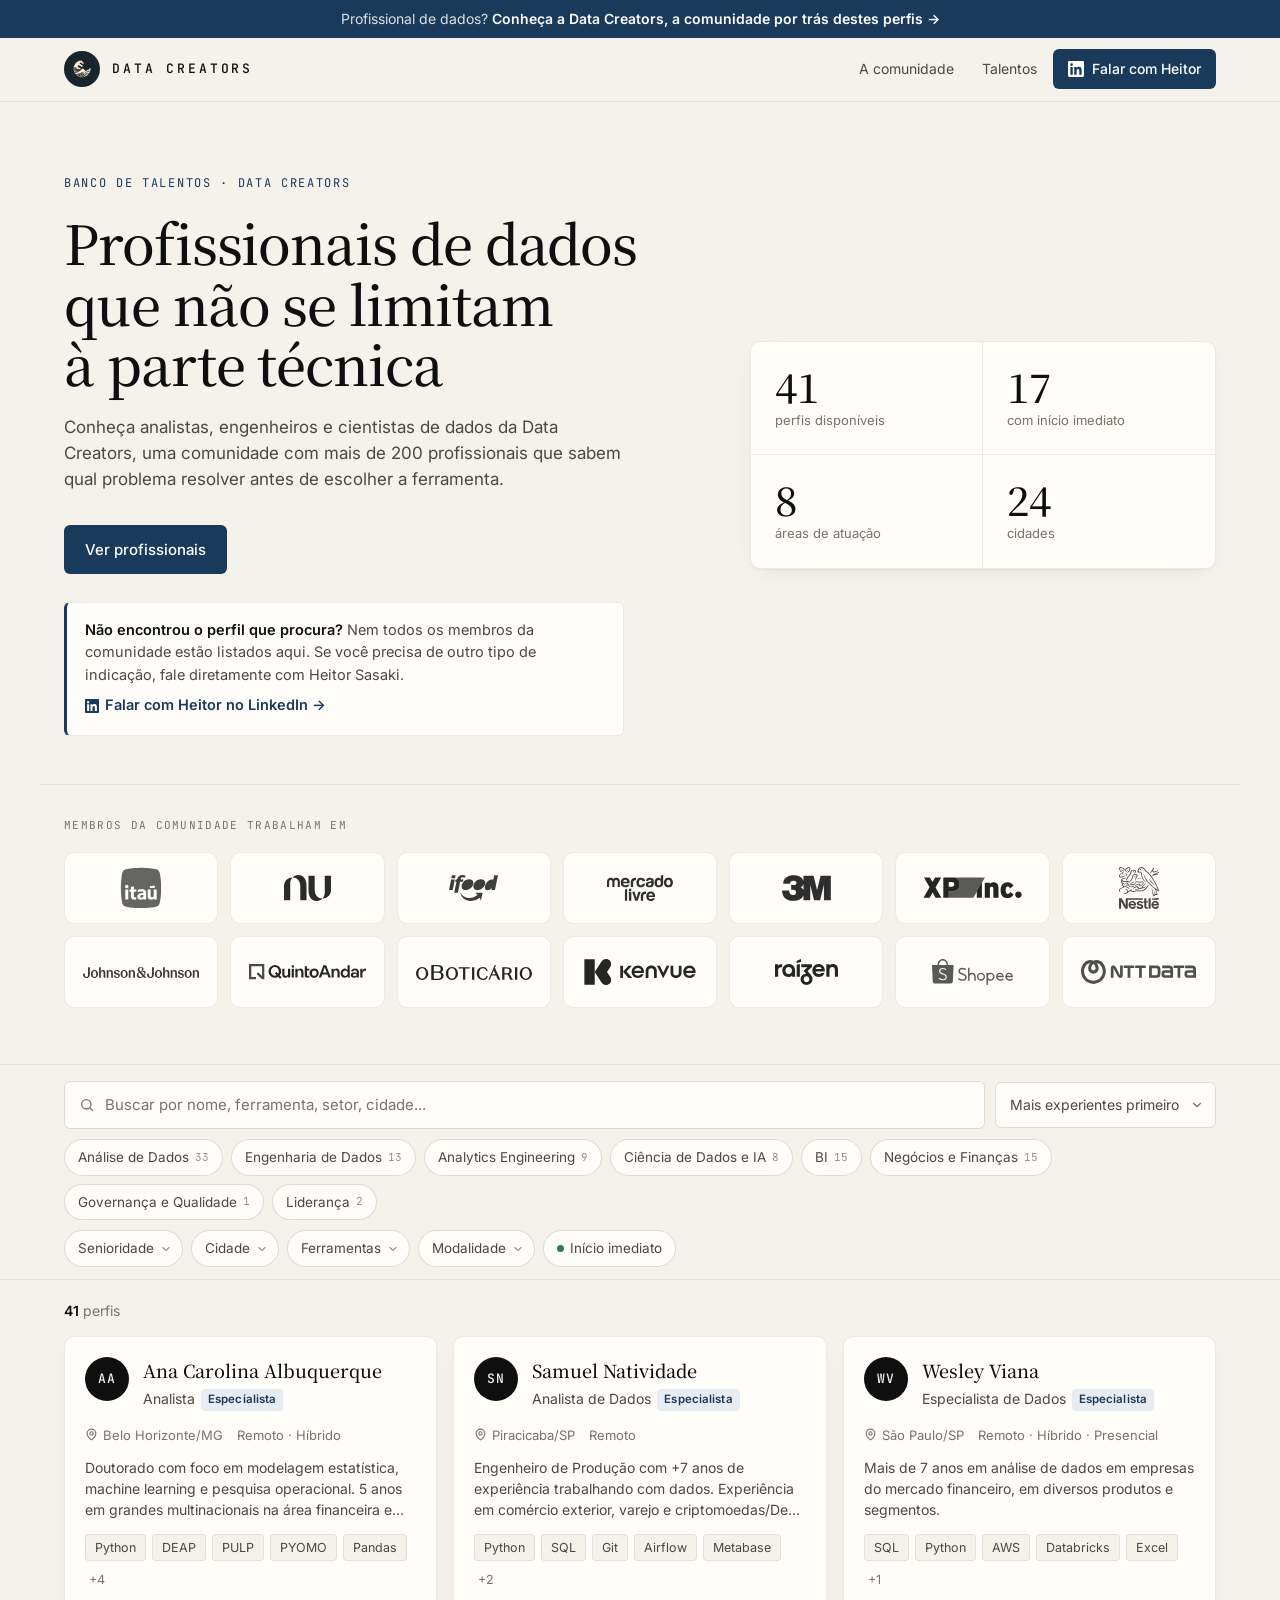
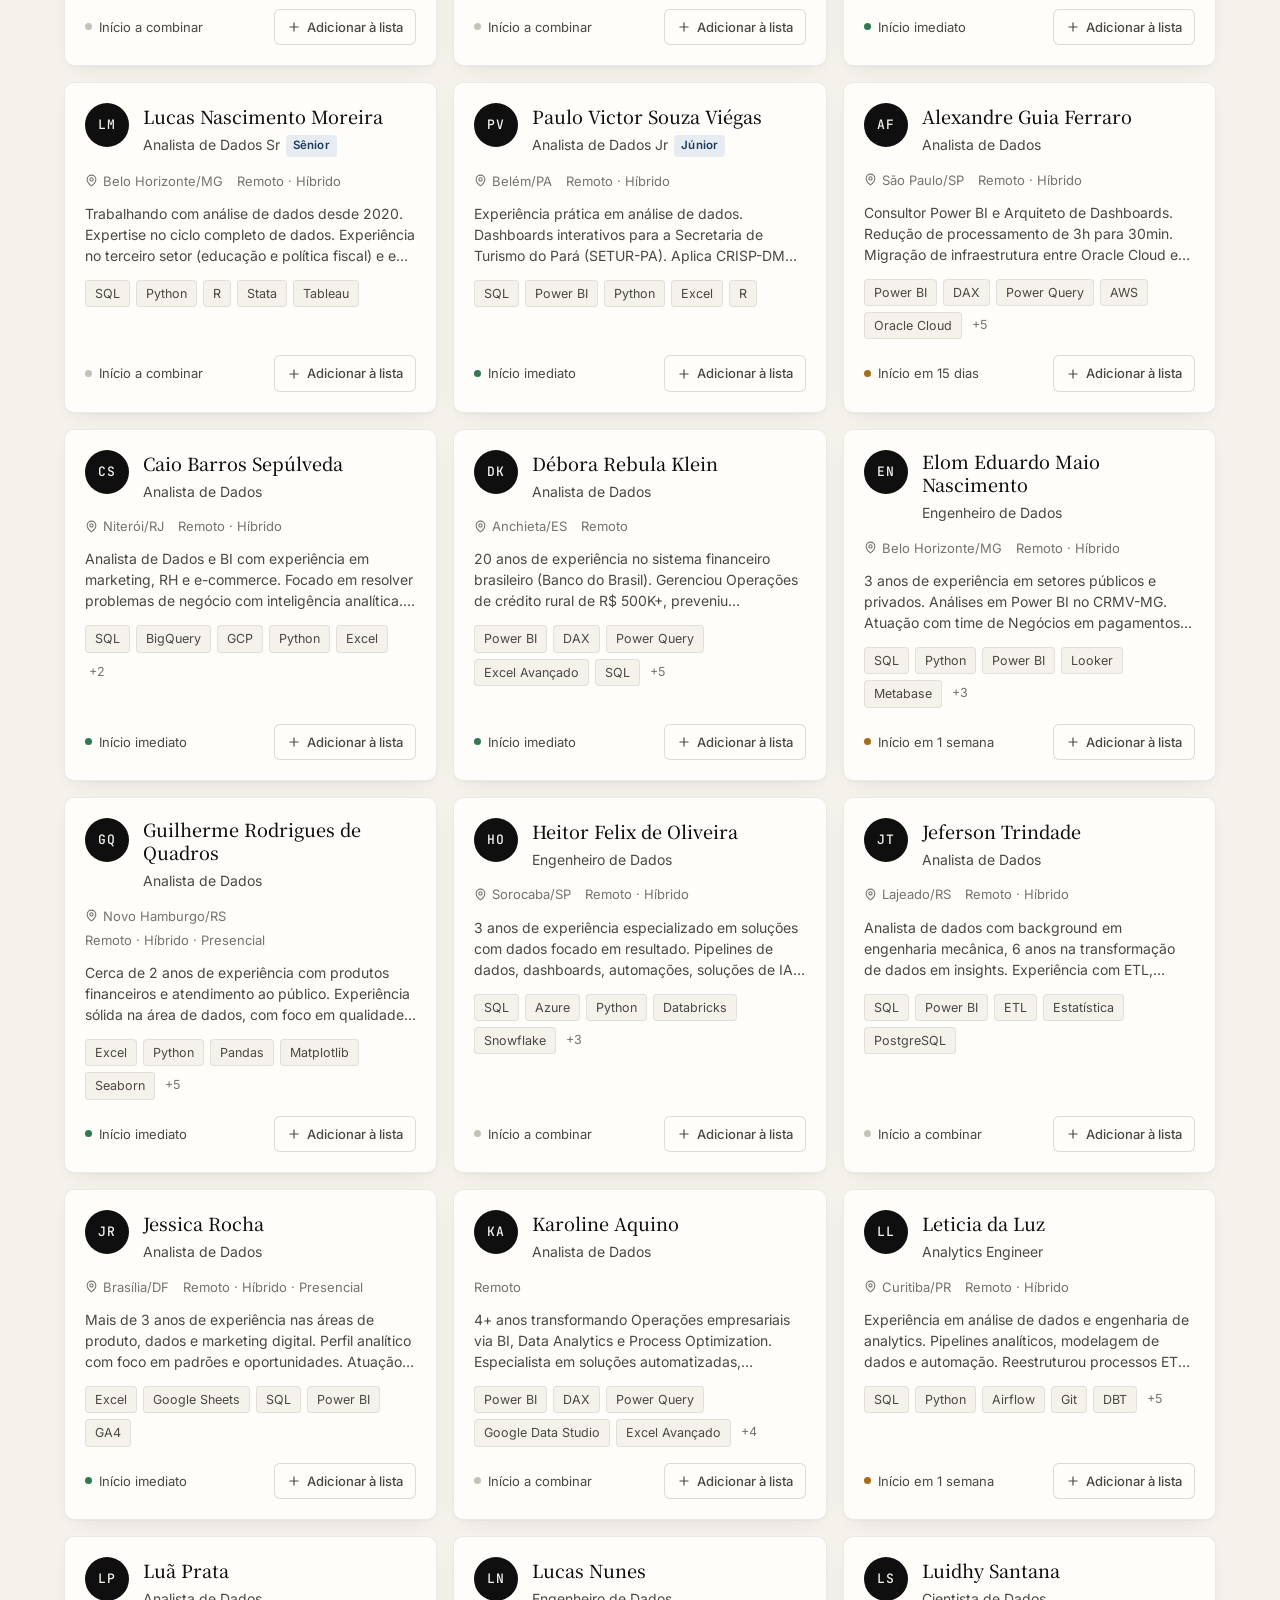
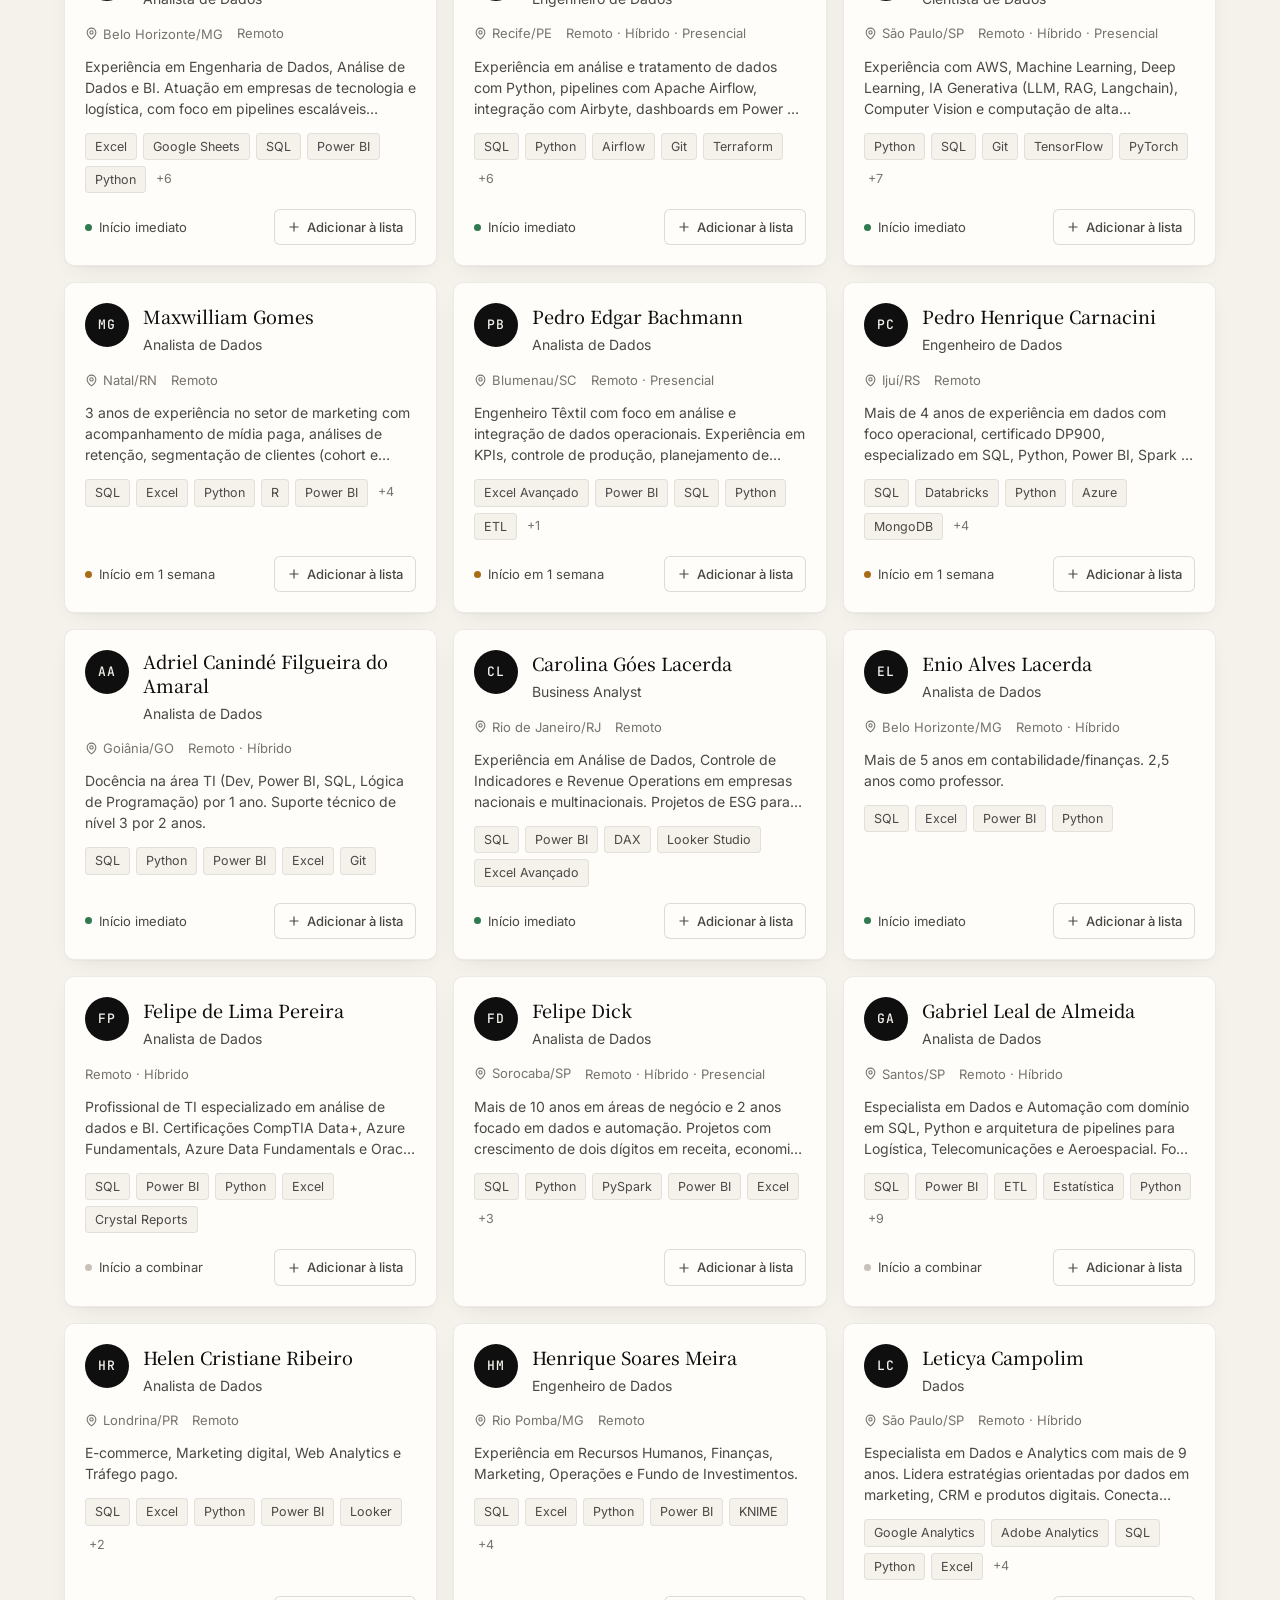
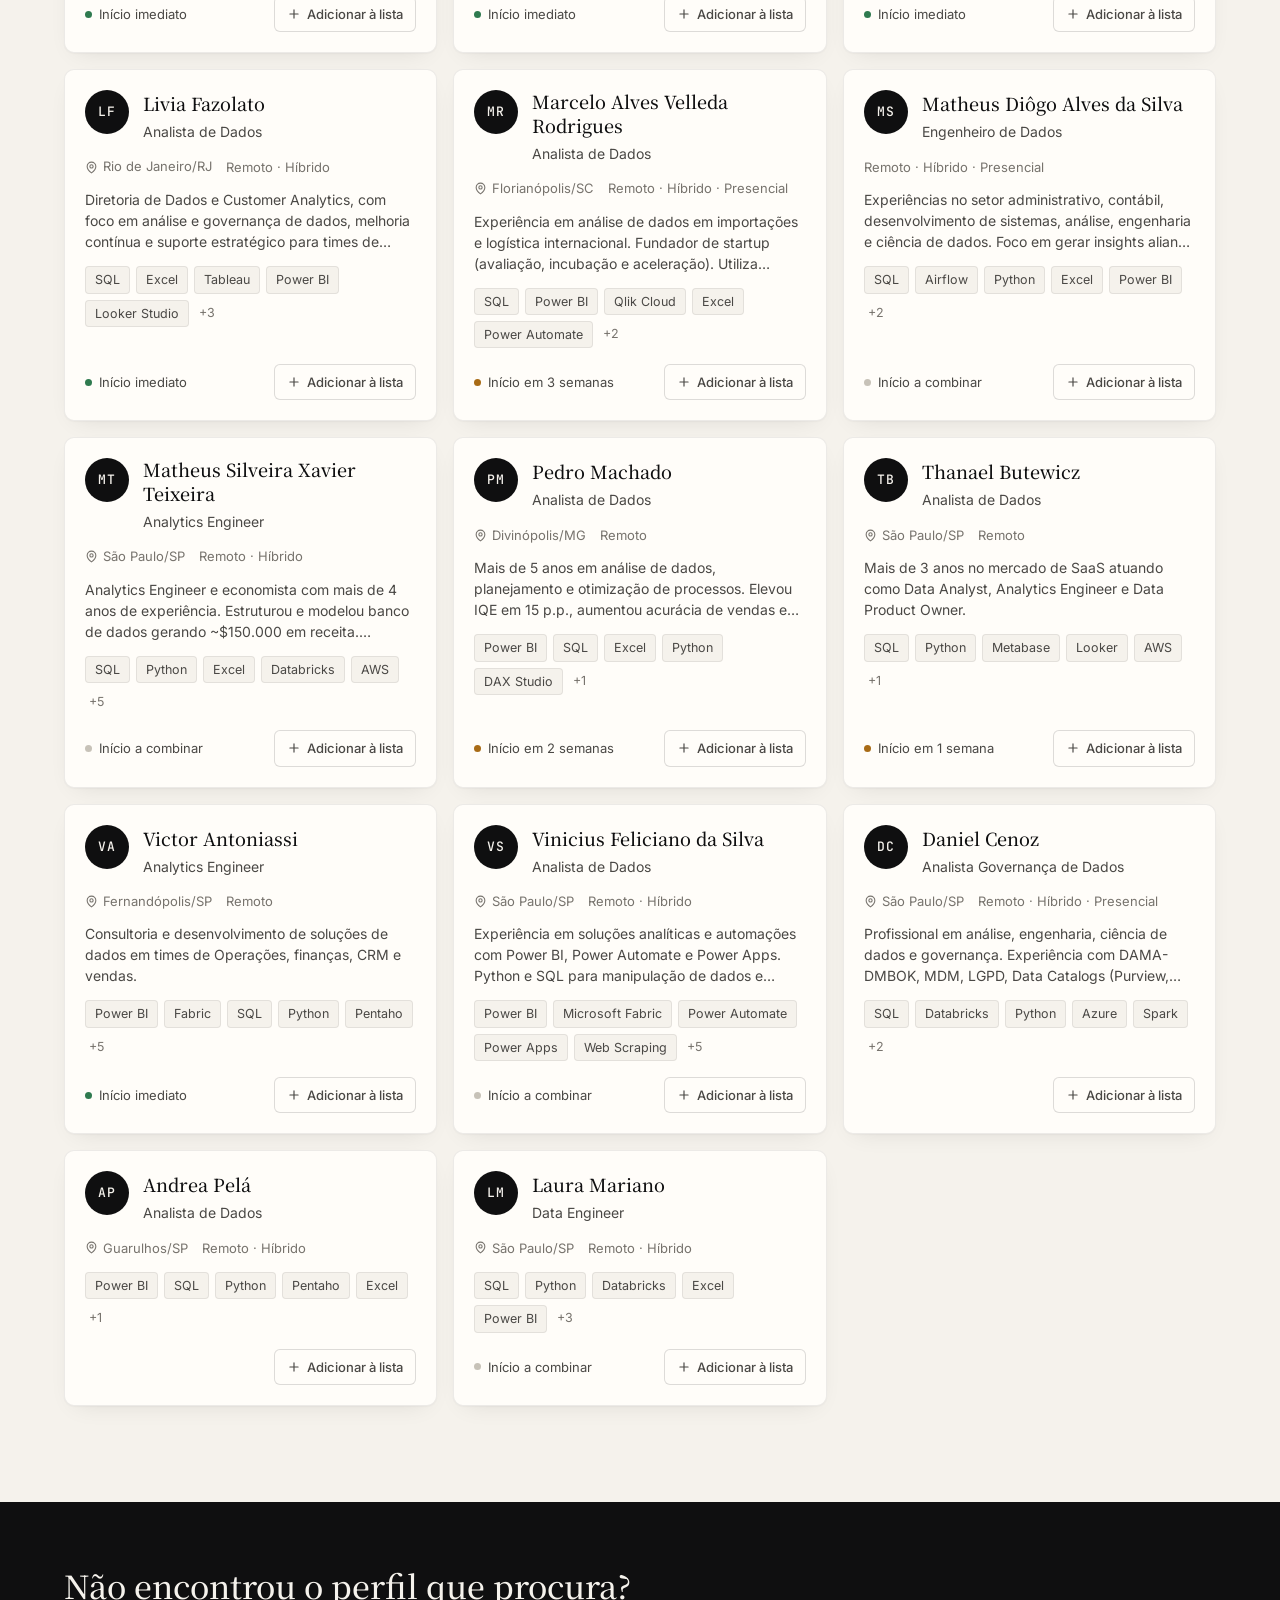
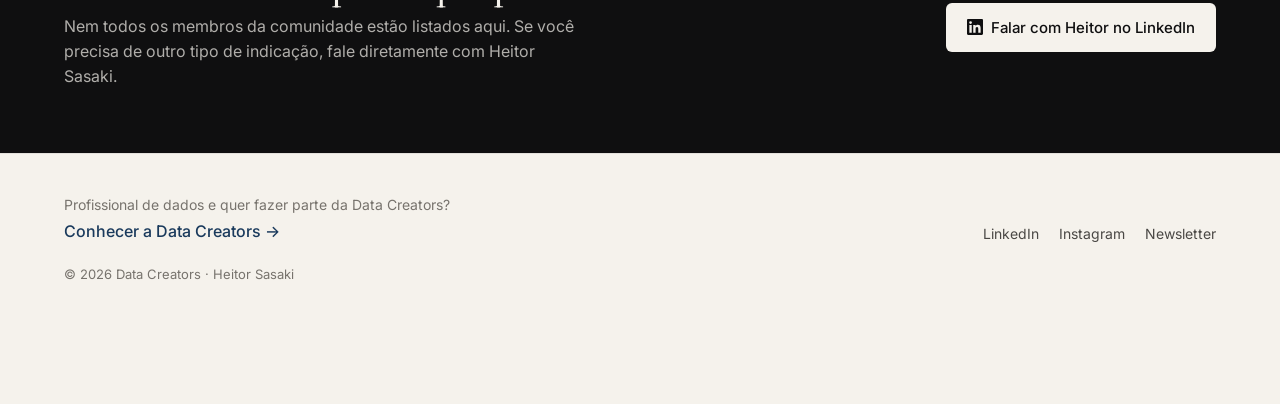
<file: talentos.html>
<!DOCTYPE html>
<html lang="pt-BR">
<head>
  <meta charset="UTF-8">
  <meta name="viewport" content="width=device-width, initial-scale=1.0">
  <title>Data Creators | Banco de Talentos em Dados</title>
  <meta name="description" content="Analistas, engenheiros e cientistas de dados da comunidade Data Creators, profissionais que não se limitam à parte técnica.">
  <meta name="author" content="Heitor Sasaki - Data Creators">
  <link rel="canonical" href="https://data-creators-site.vercel.app/talentos">

  <!-- Open Graph (LinkedIn, Facebook, WhatsApp previews) -->
  <meta property="og:type" content="website">
  <meta property="og:title" content="Data Creators | Banco de Talentos em Dados">
  <meta property="og:description" content="Analistas, engenheiros e cientistas de dados da comunidade Data Creators, profissionais que não se limitam à parte técnica.">
  <meta property="og:image" content="https://data-creators-site.vercel.app/og-image.png">
  <meta property="og:image:width" content="1200">
  <meta property="og:image:height" content="630">
  <meta property="og:url" content="https://data-creators-site.vercel.app/talentos">
  <meta property="og:site_name" content="Data Creators">
  <meta property="og:locale" content="pt_BR">

  <!-- Twitter Card -->
  <meta name="twitter:card" content="summary_large_image">
  <meta name="twitter:title" content="Data Creators | Banco de Talentos em Dados">
  <meta name="twitter:description" content="Analistas, engenheiros e cientistas de dados da comunidade Data Creators, profissionais que não se limitam à parte técnica.">
  <meta name="twitter:image" content="https://data-creators-site.vercel.app/og-image.png">

  <link rel="icon" type="image/png" href="/logo.png">
  <link rel="preconnect" href="https://fonts.googleapis.com">
  <link rel="preconnect" href="https://fonts.gstatic.com" crossorigin>
  <link href="https://fonts.googleapis.com/css2?family=Inter:wght@400;500;600&family=JetBrains+Mono:wght@400;500&family=Noto+Serif+JP:wght@400;500;600&display=swap" rel="stylesheet">
  <link rel="stylesheet" href="/styles.css">
</head>
<body>

  <a href="/" class="topbar">
    <span>Profissional de dados? <strong>Conheça a Data Creators, a comunidade por trás destes perfis →</strong></span>
  </a>

  <!-- Header -->
  <header class="header">
    <div class="container header-inner">
      <a href="/" class="logo-area" aria-label="Data Creators, início">
        <img src="/logo.png" alt="" class="logo-img" width="36" height="36">
        <span class="logo-text">DATA CREATORS</span>
      </a>
      <nav class="header-nav" aria-label="Principal">
        <a href="/" class="nav-link">A comunidade</a>
        <a href="#talentos" class="nav-link">Talentos</a>
        <a href="https://www.linkedin.com/in/heitorsasaki/" class="btn btn-primary btn-sm" target="_blank" rel="noopener">
          <svg class="icon" aria-hidden="true"><use href="#i-in"/></svg>
          Falar com Heitor
        </a>
      </nav>
    </div>
  </header>

  <main>
    <!-- Hero -->
    <section class="hero">
      <div class="container hero-grid">
        <div class="hero-copy">
          <p class="kicker">Banco de talentos · Data Creators</p>
          <h1 class="hero-title">Profissionais de dados que não se limitam à parte técnica</h1>
          <p class="hero-desc">Conheça analistas, engenheiros e cientistas de dados da Data Creators, uma comunidade com mais de 200 profissionais que sabem qual problema resolver antes de escolher a ferramenta.</p>
          <div class="hero-actions">
            <a href="#talentos" class="btn btn-primary">Ver profissionais</a>
          </div>
          <div class="hero-note">
            <p><strong>Não encontrou o perfil que procura?</strong> Nem todos os membros da comunidade estão listados aqui. Se você precisa de outro tipo de indicação, fale diretamente com Heitor Sasaki.</p>
            <a href="https://www.linkedin.com/in/heitorsasaki/" target="_blank" rel="noopener" class="hero-note-link">
              <svg class="icon" aria-hidden="true"><use href="#i-in"/></svg>
              Falar com Heitor no LinkedIn →
            </a>
          </div>
        </div>
        <dl class="hero-stats" id="heroStats">
          <div class="stat"><dd data-stat="total">·</dd><dt>perfis disponíveis</dt></div>
          <div class="stat"><dd data-stat="imediata">·</dd><dt>com início imediato</dt></div>
          <div class="stat"><dd data-stat="areas">·</dd><dt>áreas de atuação</dt></div>
          <div class="stat"><dd data-stat="cidades">·</dd><dt>cidades</dt></div>
        </dl>
      </div>
      <div class="container companies">
        <p class="companies-label">Membros da comunidade trabalham em</p>
        <ul class="co-grid">
          <li><img src="/logos/itau.svg" alt="Itaú" class="co-logo co-logo-sq" loading="lazy"></li>
          <li><img src="/logos/nubank.svg" alt="Nubank" class="co-logo" loading="lazy"></li>
          <li><img src="/logos/ifood.svg" alt="iFood" class="co-logo" loading="lazy"></li>
          <li><img src="/logos/mercadolivre.svg" alt="Mercado Livre" class="co-logo" loading="lazy"></li>
          <li><img src="/logos/3m.svg" alt="3M" class="co-logo" loading="lazy"></li>
          <li><img src="/logos/xp.svg" alt="XP" class="co-logo" loading="lazy"></li>
          <li><img src="/logos/nestle.svg" alt="Nestlé" class="co-logo co-logo-sq" loading="lazy"></li>
          <li><img src="/logos/jnj.svg" alt="Johnson &amp; Johnson" class="co-logo" loading="lazy"></li>
          <li><img src="/logos/quintoandar.svg" alt="QuintoAndar" class="co-logo" loading="lazy"></li>
          <li><img src="/logos/boticario.svg" alt="O Boticário" class="co-logo" loading="lazy"></li>
          <li><img src="/logos/kenvue.svg" alt="Kenvue" class="co-logo" loading="lazy"></li>
          <li><img src="/logos/raizen.svg" alt="Raízen" class="co-logo" loading="lazy"></li>
          <li><img src="/logos/shopee.svg" alt="Shopee" class="co-logo" loading="lazy"></li>
          <li><img src="/logos/nttdata.svg" alt="NTT Data" class="co-logo" loading="lazy"></li>
        </ul>
      </div>
    </section>


    <!-- Directory -->
    <section class="directory" id="talentos">
      <div class="filters" id="filters">
        <div class="container">
          <div class="filters-top">
            <label class="search-box">
              <svg class="icon" aria-hidden="true"><use href="#i-search"/></svg>
              <span class="sr-only">Buscar</span>
              <input type="search" id="searchInput" placeholder="Buscar por nome, ferramenta, setor, cidade..." autocomplete="off">
            </label>
            <label class="sort-box">
              <span class="sr-only">Ordenar</span>
              <select id="sortSelect">
                <option value="relevancia">Mais experientes primeiro</option>
                <option value="inicio">Início mais rápido</option>
                <option value="nome">Nome A-Z</option>
              </select>
              <svg class="icon" aria-hidden="true"><use href="#i-chev"/></svg>
            </label>
          </div>
          <div class="chips-row" id="areaChips" role="group" aria-label="Área"></div>
          <div class="filters-row">
            <div class="ms" data-ms="seniority"></div>
            <div class="ms" data-ms="city"></div>
            <div class="ms" data-ms="skill"></div>
            <div class="ms" data-ms="mode"></div>
            <button type="button" class="chip chip-toggle" id="immediateToggle" aria-pressed="false">
              <span class="dot dot-green"></span> Início imediato
            </button>
            <button type="button" class="btn-link" id="clearFilters" hidden>Limpar filtros</button>
          </div>
        </div>
      </div>

      <div class="container">
        <p class="results-count"><strong id="resultsCount">0</strong> <span id="resultsLabel">perfis</span></p>
        <div class="cards-grid" id="cardsGrid"></div>
      </div>
    </section>

    <!-- CTA -->
    <section class="cta" id="contato">
      <div class="container cta-inner">
        <div>
          <h2 class="cta-title">Não encontrou o perfil que procura?</h2>
          <p class="cta-desc">Nem todos os membros da comunidade estão listados aqui. Se você precisa de outro tipo de indicação, fale diretamente com Heitor Sasaki.</p>
        </div>
        <a href="https://www.linkedin.com/in/heitorsasaki/" class="btn btn-light" target="_blank" rel="noopener">
          <svg class="icon" aria-hidden="true"><use href="#i-in"/></svg>
          Falar com Heitor no LinkedIn
        </a>
      </div>
    </section>
  </main>

  <!-- Footer -->
  <footer class="footer">
    <div class="container footer-inner">
      <div class="footer-join">
        <p class="footer-join-title">Profissional de dados e quer fazer parte da Data Creators?</p>
        <a href="/" class="footer-link-strong">Conhecer a Data Creators →</a>
      </div>
      <div class="footer-links">
        <a href="https://www.linkedin.com/in/heitorsasaki/" target="_blank" rel="noopener">LinkedIn</a>
        <a href="https://www.instagram.com/sasakiheitor" target="_blank" rel="noopener">Instagram</a>
        <a href="https://heitorsasaki.substack.com" target="_blank" rel="noopener">Newsletter</a>
      </div>
      <p class="footer-copy">© <span id="year"></span> Data Creators · Heitor Sasaki</p>
    </div>
  </footer>

  <!-- Shortlist bar -->
  <div class="shortlist-bar" id="shortlistBar" hidden>
    <ul class="shortlist-list" id="shortlistList" hidden></ul>
    <div class="shortlist-inner">
      <button type="button" class="shortlist-names" id="shortlistToggle" aria-expanded="false" aria-controls="shortlistList">
        <strong id="shortlistCount">0</strong> <span id="shortlistLabel">perfil na lista</span>
        <svg class="icon" aria-hidden="true"><use href="#i-chev"/></svg>
      </button>
      <div class="shortlist-actions">
        <button type="button" class="btn-link btn-link-light" id="shortlistClear">Limpar</button>
        <a href="https://www.linkedin.com/in/heitorsasaki/" class="btn btn-li" id="shortlistSend" target="_blank" rel="noopener">
          <svg class="icon" aria-hidden="true"><use href="#i-in"/></svg>
          Solicitar indicação
        </a>
      </div>
    </div>
  </div>

  <!-- Profile modal -->
  <div class="modal-overlay" id="modalOverlay" hidden>
    <div class="modal" role="dialog" aria-modal="true" aria-labelledby="modalName">
      <button type="button" class="modal-close" id="modalClose" aria-label="Fechar">
        <svg class="icon" aria-hidden="true"><use href="#i-x"/></svg>
      </button>
      <div id="modalContent"></div>
    </div>
  </div>

  <div class="toast" id="toast" role="status" hidden></div>

  <!-- Icons -->
  <svg width="0" height="0" style="position:absolute" aria-hidden="true">
    <symbol id="i-search" viewBox="0 0 24 24" fill="none" stroke="currentColor" stroke-width="2" stroke-linecap="round"><circle cx="11" cy="11" r="7"/><path d="m20 20-3.5-3.5"/></symbol>
    <symbol id="i-x" viewBox="0 0 24 24" fill="none" stroke="currentColor" stroke-width="2" stroke-linecap="round"><path d="M18 6 6 18M6 6l12 12"/></symbol>
    <symbol id="i-chev" viewBox="0 0 24 24" fill="none" stroke="currentColor" stroke-width="2" stroke-linecap="round" stroke-linejoin="round"><path d="m6 9 6 6 6-6"/></symbol>
    <symbol id="i-pin" viewBox="0 0 24 24" fill="none" stroke="currentColor" stroke-width="2"><path d="M20 10c0 6-8 12-8 12s-8-6-8-12a8 8 0 0 1 16 0Z"/><circle cx="12" cy="10" r="3"/></symbol>
    <symbol id="i-plus" viewBox="0 0 24 24" fill="none" stroke="currentColor" stroke-width="2" stroke-linecap="round"><path d="M12 5v14M5 12h14"/></symbol>
    <symbol id="i-check" viewBox="0 0 24 24" fill="none" stroke="currentColor" stroke-width="2.5" stroke-linecap="round" stroke-linejoin="round"><path d="M20 6 9 17l-5-5"/></symbol>
    <symbol id="i-link" viewBox="0 0 24 24" fill="none" stroke="currentColor" stroke-width="2" stroke-linecap="round"><path d="M10 13a5 5 0 0 0 7.5.5l3-3a5 5 0 0 0-7-7l-1.7 1.7"/><path d="M14 11a5 5 0 0 0-7.5-.5l-3 3a5 5 0 0 0 7 7l1.7-1.7"/></symbol>
    <symbol id="i-ext" viewBox="0 0 24 24" fill="none" stroke="currentColor" stroke-width="2" stroke-linecap="round"><path d="M18 13v6a2 2 0 0 1-2 2H5a2 2 0 0 1-2-2V8a2 2 0 0 1 2-2h6M15 3h6v6M10 14 21 3"/></symbol>
    <symbol id="i-in" viewBox="0 0 24 24" fill="currentColor"><path d="M20.45 20.45h-3.55v-5.57c0-1.33-.03-3.04-1.85-3.04-1.85 0-2.14 1.45-2.14 2.94v5.67H9.35V9h3.41v1.56h.05c.48-.9 1.640-1.85 3.37-1.85 3.6 0 4.27 2.37 4.27 5.46v6.28zM5.34 7.43a2.06 2.06 0 1 1 0-4.13 2.06 2.06 0 0 1 0 4.130zM7.12 20.45H3.56V9h3.56v11.45zM22.22 0H1.77C.79 0 0 .77 0 1.73v20.54C0 23.23.79 24 1.77 24h20.45c.98 0 1.78-.77 1.78-1.73V1.73C24 .77 23.2 0 22.22 0z"/></symbol>
  </svg>

  <script src="/script.js"></script>
</body>
</html>
</file>
<file: landing.css>
/* ========================================
   Data Creators - Landing page
   Same palette as the talent page (dc-editorial-system)
   ======================================== */

:root {
  --paper: #f5f2ec;
  --paper-deep: #ece7dd;
  --card: #fffdf9;
  --sumi: #0f0f10;
  --ink: #1f1f21;
  --stone-3: #4a4845;
  --stone-2: #77736d;
  --stone-1: #c7c2b8;
  --hairline: rgba(15, 15, 16, 0.14);
  --hairline-soft: rgba(15, 15, 16, 0.08);
  --indigo: #1a3a5c;
  --indigo-deep: #0f2540;
  --indigo-tint: #e6ecf2;
  --wa-bg: #e9e3d8;
  --wa-bubble: #ffffff;
  --wa-name: #1f7a55;

  --font-sans: 'Inter', -apple-system, BlinkMacSystemFont, 'Segoe UI', sans-serif;
  --font-serif: 'Noto Serif JP', 'Yu Mincho', Georgia, serif;
  --font-mono: 'JetBrains Mono', ui-monospace, monospace;

  --radius: 12px;
  --radius-sm: 6px;
  --shadow: 0 1px 2px rgba(15, 15, 16, 0.04), 0 10px 30px -14px rgba(15, 15, 16, 0.18);
  --shadow-lg: 0 30px 80px -24px rgba(15, 15, 16, 0.35);
  --header-h: 64px;
}

* { margin: 0; padding: 0; box-sizing: border-box; }
html { scroll-behavior: smooth; scroll-padding-top: calc(var(--header-h) + 12px); }
body {
  font-family: var(--font-sans); font-size: 17px; line-height: 1.65;
  background: var(--paper); color: var(--ink);
  -webkit-font-smoothing: antialiased;
}
a { color: inherit; }
img { display: block; }
.container { max-width: 1160px; margin: 0 auto; padding: 0 24px; }
.icon { width: 18px; height: 18px; flex-shrink: 0; }
:focus-visible { outline: 2px solid var(--indigo); outline-offset: 3px; }

.kicker {
  font-family: var(--font-mono); font-size: 12px; letter-spacing: .14em; text-transform: uppercase;
  color: var(--indigo); margin-bottom: 18px;
}
.kicker-light { color: rgba(245, 242, 236, .6); }
.section-title {
  font-family: var(--font-serif); font-weight: 500; color: var(--sumi);
  font-size: clamp(28px, 3.4vw, 40px); line-height: 1.18; letter-spacing: -.015em;
  margin-bottom: 20px; text-wrap: balance;
}
.section-sub { color: var(--stone-2); margin: -8px 0 36px; max-width: 640px; }
.sub-title { font-family: var(--font-serif); font-weight: 500; font-size: 22px; color: var(--sumi); margin: 56px 0 18px; }
.muted { color: var(--stone-2); }

/* ========== Buttons ========== */
.btn {
  display: inline-flex; align-items: center; justify-content: center; gap: 10px;
  padding: 14px 24px; border-radius: var(--radius-sm); border: 1px solid transparent;
  font-size: 16px; font-weight: 500; text-decoration: none; cursor: pointer; white-space: nowrap;
  transition: background .15s, border-color .15s, color .15s, transform .1s;
}
.btn:active { transform: translateY(1px); }
.btn-sm { padding: 8px 16px; font-size: 14px; }
.btn-block { width: 100%; }
.btn-primary { background: var(--indigo); color: #fff; }
.btn-primary:hover { background: var(--indigo-deep); }
.btn-ghost { border-color: var(--hairline); color: var(--ink); }
.btn-ghost:hover { border-color: var(--sumi); }
.btn-light { background: var(--paper); color: var(--sumi); }
.btn-light:hover { background: #fff; }
.btn-outline-light { border-color: rgba(245, 242, 236, .35); color: var(--paper); }
.btn-outline-light:hover { border-color: var(--paper); }

/* ========== Top bar (cross-link between the two audiences) ========== */
.topbar {
  display: block; background: var(--indigo); color: rgba(255, 255, 255, .85);
  text-align: center; text-decoration: none; font-size: 14px; line-height: 1.4;
  padding: 9px 16px;
}
.topbar strong { color: #fff; font-weight: 600; }
.topbar:hover strong { text-decoration: underline; text-underline-offset: 3px; }

/* ========== Header ========== */
.header {
  position: sticky; top: 0; z-index: 40; height: var(--header-h);
  background: rgba(245, 242, 236, .88);
  backdrop-filter: saturate(1.4) blur(10px); -webkit-backdrop-filter: saturate(1.4) blur(10px);
  border-bottom: 1px solid var(--hairline-soft);
}
.header-inner { height: 100%; display: flex; align-items: center; justify-content: space-between; gap: 16px; }
.logo-area { display: flex; align-items: center; gap: 12px; text-decoration: none; }
.logo-img { width: 36px; height: 36px; border-radius: 50%; object-fit: cover; }
.logo-text { font-family: var(--font-mono); font-size: 13px; font-weight: 500; letter-spacing: .22em; color: var(--sumi); }
.header-nav { display: flex; align-items: center; gap: 4px; }
.nav-link { padding: 8px 12px; font-size: 14px; color: var(--stone-3); text-decoration: none; border-radius: var(--radius-sm); }
.nav-link:hover { color: var(--sumi); background: var(--paper-deep); }
.nav-link-muted { color: var(--stone-2); margin-right: 6px; }

/* ========== Hero ========== */
.hero { padding: 80px 0 72px; }
.hero-grid { display: grid; grid-template-columns: 1.25fr 1fr; gap: 64px; align-items: center; }
.hero-title {
  font-family: var(--font-serif); font-weight: 500; color: var(--sumi);
  font-size: clamp(42px, 6.2vw, 76px); line-height: 1.04; letter-spacing: -.025em;
  margin-bottom: 28px; text-wrap: balance;
}
.hero-lead { font-size: 19px; color: var(--stone-3); max-width: 580px; margin-bottom: 16px; }
.hero-actions { display: flex; flex-wrap: wrap; gap: 12px; margin-top: 32px; }

/* Phone mock with real messages */
.phone {
  background: var(--wa-bg); border-radius: 28px; overflow: hidden;
  border: 8px solid var(--sumi); box-shadow: var(--shadow-lg);
  max-width: 380px; justify-self: end; width: 100%;
  transform: rotate(1.5deg);
}
.phone-top { display: flex; align-items: center; gap: 12px; padding: 14px 16px; background: var(--sumi); color: var(--paper); }
.phone-top img { border-radius: 50%; }
.phone-title { font-size: 15px; font-weight: 600; line-height: 1.2; }
.phone-sub { font-size: 12px; opacity: .6; line-height: 1.2; }
.phone-body { padding: 18px 14px 22px; display: flex; flex-direction: column; gap: 10px; min-height: 300px; }
.phone .bubble { animation: pop .4s ease both; }
.phone .bubble:nth-child(2) { animation-delay: .5s; margin-top: -6px; }
.phone .bubble:nth-child(3) { animation-delay: 1s; }
.phone .bubble:nth-child(4) { animation-delay: 1.5s; }
@keyframes pop { from { opacity: 0; transform: translateY(8px) scale(.98); } to { opacity: 1; transform: none; } }

.bubble {
  position: relative; align-self: flex-start; max-width: 92%;
  background: var(--wa-bubble); color: #111;
  padding: 8px 12px 9px; border-radius: 4px 12px 12px 12px;
  font-size: 15px; line-height: 1.45; box-shadow: 0 1px 1px rgba(0, 0, 0, .08);
  overflow-wrap: anywhere;
}
.bubble .who { display: block; font-size: 12.5px; font-weight: 600; color: var(--wa-name); margin-bottom: 2px; }
.bubble-lg { font-size: 16.5px; padding: 12px 16px 14px; max-width: 100%; }

/* ========== Companies ========== */
.companies { padding: 64px 0 56px; border-bottom: 1px solid var(--hairline-soft); }
.companies-label {
  font-family: var(--font-mono); font-size: 13px; letter-spacing: .14em; text-transform: uppercase;
  color: var(--stone-3); text-align: center; margin-bottom: 28px;
}
.co-grid {
  list-style: none; display: flex; flex-wrap: wrap; justify-content: center;
  gap: 12px; margin: 0 auto; --cols: 7;
}
.co-grid li {
  flex: 0 0 calc((100% - (var(--cols) - 1) * 12px) / var(--cols));
  display: flex; align-items: center; justify-content: center;
  height: 84px; padding: 0 18px;
  background: var(--card); border: 1px solid var(--hairline-soft); border-radius: 10px;
}
.co-logo {
  max-width: 100%; max-height: 30px; width: auto; height: auto; object-fit: contain;
  filter: grayscale(1) brightness(.7) contrast(1.3); opacity: .85; transition: filter .2s, opacity .2s;
}
.co-logo-sq { max-height: 48px; }
.co-grid li:hover .co-logo { filter: none; opacity: 1; }
.companies-text { font-size: 16px; color: var(--stone-2); text-align: center; margin-top: 28px; }

/* ========== Numbers ========== */
.numbers { background: var(--sumi); color: var(--paper); padding: 80px 0; }
.numbers-grid { display: grid; grid-template-columns: repeat(4, 1fr); gap: 32px; margin: 8px 0 40px; }
.numbers-grid dd { font-family: var(--font-serif); font-size: clamp(40px, 4.6vw, 60px); font-weight: 500; line-height: 1; letter-spacing: -.02em; font-variant-numeric: tabular-nums; }
.numbers-grid dd small { font-family: var(--font-sans); font-size: 15px; letter-spacing: 0; opacity: .6; vertical-align: middle; }
.numbers-grid dt { margin-top: 12px; font-size: 15px; color: rgba(245, 242, 236, .7); max-width: 240px; }
.numbers-note { max-width: 720px; color: rgba(245, 242, 236, .7); font-size: 16px; border-top: 1px solid rgba(245, 242, 236, .15); padding-top: 24px; }

/* ========== Inside ========== */
.inside { padding: 100px 0 40px; }
.block {
  display: grid; grid-template-columns: 1.3fr 1fr; gap: 56px; align-items: center;
  padding: 56px 0; border-bottom: 1px solid var(--hairline-soft);
}
.block:last-child { border-bottom: 0; }
.block:nth-child(odd of .block) .block-quote { order: -1; }
.block-num { font-family: var(--font-mono); font-size: 13px; color: var(--indigo); }
.block h3 { font-family: var(--font-serif); font-weight: 500; font-size: clamp(24px, 2.6vw, 30px); line-height: 1.2; color: var(--sumi); margin: 8px 0 18px; }
.block p { color: var(--stone-3); margin-bottom: 14px; }
.block p.muted { color: var(--stone-2); font-size: 15.5px; }
.block-quote { background: var(--wa-bg); border-radius: var(--radius); padding: 28px; display: flex; flex-direction: column; gap: 10px; }
.block-quote-card { align-items: center; text-align: center; background: var(--card); border: 1px solid var(--hairline-soft); box-shadow: var(--shadow); padding: 40px 28px; }
.block-quote-card img { border-radius: 50%; margin-bottom: 8px; }
.card-name { font-family: var(--font-serif); font-size: 20px; color: var(--sumi); }
.card-sub { font-size: 14px; color: var(--stone-2); }
.prompt-list { list-style: none; display: flex; flex-direction: column; gap: 8px; }
.prompt-list li {
  background: var(--card); border-radius: 8px; padding: 11px 14px 11px 40px; position: relative;
  font-size: 15.5px; color: var(--ink); box-shadow: 0 1px 1px rgba(0, 0, 0, .06);
}
.prompt-list li::before {
  content: ""; position: absolute; left: 14px; top: 50%; width: 14px; height: 14px; transform: translateY(-50%);
  border-radius: 3px; background: var(--indigo);
  -webkit-mask: url("data:image/svg+xml,%3Csvg xmlns='http://www.w3.org/2000/svg' viewBox='0 0 24 24' fill='none' stroke='black' stroke-width='3' stroke-linecap='round' stroke-linejoin='round'%3E%3Cpath d='M20 6 9 17l-5-5'/%3E%3C/svg%3E") center / contain no-repeat;
          mask: url("data:image/svg+xml,%3Csvg xmlns='http://www.w3.org/2000/svg' viewBox='0 0 24 24' fill='none' stroke='black' stroke-width='3' stroke-linecap='round' stroke-linejoin='round'%3E%3Cpath d='M20 6 9 17l-5-5'/%3E%3C/svg%3E") center / contain no-repeat;
}

/* ========== Wall ========== */
.wall { background: var(--wa-bg); padding: 96px 0; }
.wall .section-sub { color: var(--stone-3); }
.wall-grid { columns: 3 300px; column-gap: 18px; }
.wall-grid > * { break-inside: avoid; margin-bottom: 18px; display: block; max-width: 100%; }
.wall-grid .bubble { font-size: 16px; padding: 12px 16px 14px; }
.bubble-stack { display: flex; flex-direction: column; gap: 4px; }
.bubble-stack .bubble:last-child { border-radius: 12px; }

/* ========== Path ========== */
.path { padding: 100px 0; }
.timeline { list-style: none; display: grid; grid-template-columns: repeat(3, 1fr); gap: 0; margin-top: 12px; counter-reset: step; }
.timeline li { position: relative; padding: 28px 28px 0 0; border-top: 2px solid var(--hairline); }
.timeline li::before {
  content: ""; position: absolute; top: -7px; left: 0; width: 12px; height: 12px; border-radius: 50%;
  background: var(--indigo); box-shadow: 0 0 0 4px var(--paper);
}
.timeline-when { font-family: var(--font-mono); font-size: 13px; letter-spacing: .06em; text-transform: uppercase; color: var(--indigo); margin-bottom: 10px; }
.timeline li p:last-child { color: var(--stone-3); }
.cases { display: grid; grid-template-columns: repeat(3, 1fr); gap: 16px; }
.cases p { background: var(--card); border: 1px solid var(--hairline-soft); border-radius: var(--radius); padding: 24px; color: var(--stone-3); box-shadow: var(--shadow); }

/* ========== Fit ========== */
.fit { padding: 96px 0; background: var(--paper-deep); }
.fit-grid { display: grid; grid-template-columns: 1fr 1fr; gap: 64px; align-items: start; }
.fit-lead { font-size: 19px; color: var(--stone-3); margin-bottom: 24px; }
.fit-not { font-size: 15.5px; color: var(--stone-2); padding-left: 16px; border-left: 2px solid var(--stone-1); }
.checklist { list-style: none; display: flex; flex-direction: column; gap: 12px; }
.checklist li { position: relative; padding-left: 32px; color: var(--ink); }
.checklist li::before {
  content: ""; position: absolute; left: 0; top: 4px; width: 20px; height: 20px; border-radius: 50%;
  background: var(--indigo-tint);
}
.checklist li::after {
  content: ""; position: absolute; left: 6px; top: 9px; width: 8px; height: 5px;
  border-left: 2px solid var(--indigo); border-bottom: 2px solid var(--indigo); transform: rotate(-45deg);
}

/* ========== Price ========== */
.price { padding: 100px 0; }
.price-grid { display: grid; grid-template-columns: 1fr 1.1fr; gap: 56px; align-items: center; }
.price-card { background: var(--card); border: 1px solid var(--hairline-soft); border-radius: 16px; box-shadow: var(--shadow-lg); padding: 40px; }
.price-value { font-family: var(--font-serif); font-size: clamp(52px, 6vw, 72px); font-weight: 500; line-height: 1; color: var(--sumi); letter-spacing: -.02em; margin-bottom: 18px; }
.price-value span { font-size: .4em; vertical-align: .9em; margin-right: 4px; }
.price-value small { font-family: var(--font-sans); font-size: 17px; letter-spacing: 0; color: var(--stone-2); }
.price-detail { color: var(--stone-3); margin-bottom: 12px; }
.price-card .btn { margin-top: 16px; }
.price-terms { display: flex; flex-direction: column; gap: 32px; }
.price-terms h3 { font-family: var(--font-serif); font-weight: 500; font-size: 22px; color: var(--sumi); margin-bottom: 8px; }
.price-terms p { color: var(--stone-3); }

/* ========== FAQ ========== */
.faq { padding: 40px 0 100px; }
.faq-inner > * { max-width: 780px; }
.faq details { border-bottom: 1px solid var(--hairline); }
.faq summary {
  list-style: none; cursor: pointer; padding: 22px 40px 22px 0; position: relative;
  font-family: var(--font-serif); font-size: 20px; font-weight: 500; color: var(--sumi);
}
.faq summary::-webkit-details-marker { display: none; }
.faq summary::after {
  content: "+"; position: absolute; right: 4px; top: 50%; transform: translateY(-50%);
  font-family: var(--font-sans); font-size: 24px; font-weight: 400; color: var(--stone-2); transition: transform .2s;
}
.faq details[open] summary::after { transform: translateY(-50%) rotate(45deg); }
.faq details p { color: var(--stone-3); padding: 0 0 24px; max-width: 680px; }

/* ========== CTA ========== */
.cta { background: var(--sumi); color: var(--paper); padding: 100px 0; text-align: center; }
.cta-inner { max-width: 760px; }
.cta-title { font-family: var(--font-serif); font-weight: 500; font-size: clamp(36px, 4.6vw, 56px); line-height: 1.1; margin-bottom: 20px; }
.cta-desc { font-size: 19px; color: rgba(245, 242, 236, .75); margin-bottom: 36px; }
.cta-actions { display: flex; flex-wrap: wrap; gap: 12px; justify-content: center; }
.cta-note { margin-top: 28px; font-size: 15px; color: rgba(245, 242, 236, .55); }
.cta-note a { color: var(--paper); }

/* ========== Footer ========== */
.footer { padding: 40px 0 48px; }
.footer-inner { display: grid; grid-template-columns: 1fr auto; gap: 20px 32px; align-items: end; }
.footer-muted { font-size: 14px; color: var(--stone-2); margin-bottom: 4px; }
.footer-strong { font-weight: 500; color: var(--indigo); text-decoration: none; }
.footer-strong:hover { text-decoration: underline; text-underline-offset: 3px; }
.footer-links { display: flex; gap: 20px; }
.footer-links a { font-size: 14px; color: var(--stone-3); text-decoration: none; }
.footer-links a:hover { color: var(--sumi); }
.footer-copy { grid-column: 1 / -1; font-size: 13px; color: var(--stone-2); }

/* ========== Responsive ========== */
@media (max-width: 960px) {
  .hero-grid, .block, .fit-grid, .price-grid { grid-template-columns: 1fr; gap: 36px; }
  .phone { justify-self: start; transform: none; }
  .block:nth-child(odd of .block) .block-quote { order: 0; }
  .numbers-grid { grid-template-columns: 1fr 1fr; }
  .co-grid { --cols: 4; }
  .timeline, .cases { grid-template-columns: 1fr; }
  .timeline li { padding: 0 0 28px 28px; border-top: 0; border-left: 2px solid var(--hairline); }
  .timeline li::before { top: 4px; left: -7px; }
}

@media (max-width: 720px) {
  :root { --header-h: 56px; }
  body { font-size: 16px; }
  .container { padding: 0 16px; }
  .nav-link { display: none; }
  .logo-text { font-size: 11px; letter-spacing: .18em; }
  .hero { padding: 44px 0 48px; }
  .hero-lead, .fit-lead, .cta-desc { font-size: 17px; }
  .hero-actions .btn, .cta-actions .btn { width: 100%; white-space: normal; }
  .phone { max-width: none; }
  .numbers, .inside, .wall, .path, .fit, .price, .cta { padding-top: 64px; padding-bottom: 64px; }
  .numbers-grid { gap: 28px 16px; }
  .co-grid { --cols: 3; gap: 8px; }
  .co-grid li { flex-basis: calc((100% - 16px) / 3); }
  .co-grid li { height: 64px; padding: 0 10px; }
  .co-logo { max-height: 22px; }
  .co-logo-sq { max-height: 36px; }
  .block { padding: 40px 0; }
  .price-card { padding: 28px 22px; }
  .footer-inner { grid-template-columns: 1fr; }
}

@media (prefers-reduced-motion: reduce) {
  *, *::before, *::after { animation: none !important; transition: none !important; scroll-behavior: auto !important; }
}
</file>
<file: salarios.css>
/* ========================================
   Data Creators - Salários (on top of landing.css)
   ======================================== */

.sr-only {
  position: absolute; width: 1px; height: 1px; padding: 0; margin: -1px;
  overflow: hidden; clip: rect(0, 0, 0, 0); white-space: nowrap; border: 0;
}
.nav-link[aria-current="page"] { color: var(--sumi); font-weight: 600; }

.sal-hero { padding: 64px 0 40px; }
.sal-title {
  font-family: var(--font-serif); font-weight: 500; color: var(--sumi);
  font-size: clamp(36px, 5vw, 60px); line-height: 1.08; letter-spacing: -.02em; margin-bottom: 20px;
}
.sal-lead { font-size: 18px; color: var(--stone-3); max-width: 640px; }
.sal-actions { margin-top: 28px; }
.sal-note { margin-top: 20px; font-size: 14.5px; color: var(--stone-2); max-width: 640px; }

.sal-data { padding-bottom: 96px; }

.sal-stats {
  display: grid; grid-template-columns: repeat(4, 1fr);
  background: var(--card); border: 1px solid var(--hairline-soft); border-radius: var(--radius);
  box-shadow: var(--shadow); overflow: hidden; margin-bottom: 28px;
}
.sal-stats > div { padding: 20px 22px; border-right: 1px solid var(--hairline-soft); }
.sal-stats > div:last-child { border-right: 0; }
.sal-stats dd { font-family: var(--font-serif); font-size: 30px; font-weight: 500; color: var(--sumi); line-height: 1.1; font-variant-numeric: tabular-nums; }
.sal-stats dt { font-size: 13px; color: var(--stone-2); margin-top: 4px; }
.sal-stats dt small { display: block; font-size: 12px; }

.sal-filters { display: flex; flex-wrap: wrap; gap: 8px; align-items: center; }
.sal-search { flex: 1 1 260px; }
.sal-search input, .sal-filters select {
  width: 100%; font: inherit; font-size: 14.5px; color: var(--ink);
  background: var(--card); border: 1px solid var(--hairline); border-radius: var(--radius-sm);
  padding: 10px 12px; outline: 0;
}
.sal-filters select { width: auto; cursor: pointer; }
.sal-search input:focus, .sal-filters select:focus { border-color: var(--indigo); box-shadow: 0 0 0 3px var(--indigo-tint); }
.sal-clear { background: none; border: 0; font: inherit; font-size: 14px; color: var(--stone-2); text-decoration: underline; text-underline-offset: 3px; cursor: pointer; padding: 6px; }
.sal-clear:hover { color: var(--sumi); }

.sal-count { margin: 18px 0 12px; font-size: 14px; color: var(--stone-2); }
.sal-count strong { color: var(--sumi); }

.sal-table-wrap { background: var(--card); border: 1px solid var(--hairline-soft); border-radius: var(--radius); box-shadow: var(--shadow); overflow-x: auto; }
.sal-table { width: 100%; border-collapse: collapse; font-size: 15px; }
.sal-table th {
  text-align: left; font-family: var(--font-mono); font-size: 11.5px; font-weight: 500; letter-spacing: .08em; text-transform: uppercase;
  color: var(--stone-2); padding: 14px 16px; border-bottom: 1px solid var(--hairline); cursor: pointer; white-space: nowrap; user-select: none;
}
.sal-table th:hover { color: var(--sumi); }
.sal-table th.is-sorted { color: var(--indigo); }
.sal-table th.is-sorted::after { content: " ↓"; }
.sal-table th[aria-sort="ascending"]::after { content: " ↑"; }
.sal-table td { padding: 14px 16px; border-bottom: 1px solid var(--hairline-soft); vertical-align: top; color: var(--ink); }
.sal-table tbody tr:last-child td { border-bottom: 0; }
.sal-table tbody tr:hover td { background: var(--paper); }
.sal-table .num { text-align: right; white-space: nowrap; }
.sal-table .sub { display: block; font-size: 13px; color: var(--stone-2); margin-top: 2px; }
.sal-table .money { font-weight: 600; color: var(--sumi); font-variant-numeric: tabular-nums; }
.sal-table .col-bonus { min-width: 180px; max-width: 280px; }
.sal-table .bonus {
  display: -webkit-box; -webkit-line-clamp: 3; -webkit-box-orient: vertical; overflow: hidden;
  font-size: 13.5px; color: var(--stone-3); white-space: normal; overflow-wrap: anywhere;
}
.sal-table .bonus { cursor: pointer; }
.sal-table tr.is-open .bonus { -webkit-line-clamp: unset; display: block; }
.pill { display: inline-block; padding: 2px 8px; border-radius: 4px; background: var(--indigo-tint); color: var(--indigo); font-size: 12.5px; font-weight: 600; }
.sal-empty { text-align: center; color: var(--stone-2); padding: 40px 16px !important; }

@media (max-width: 960px) {
  .sal-stats { grid-template-columns: 1fr 1fr; }
  .sal-stats > div:nth-child(2) { border-right: 0; }
  .sal-stats > div:nth-child(-n+2) { border-bottom: 1px solid var(--hairline-soft); }
}

/* Phones: each row becomes a card */
@media (max-width: 720px) {
  .sal-hero { padding: 40px 0 28px; }
  .sal-lead { font-size: 16.5px; }
  .sal-actions .btn { width: 100%; }
  .sal-stats dd { font-size: 24px; }
  .sal-filters select { flex: 1 1 45%; }
  .sal-table-wrap { background: none; border: 0; box-shadow: none; overflow: visible; }
  .sal-table thead { display: none; }
  .sal-table, .sal-table tbody, .sal-table tr, .sal-table td { display: block; width: 100%; }
  .sal-table tr {
    background: var(--card); border: 1px solid var(--hairline-soft); border-radius: var(--radius);
    box-shadow: var(--shadow); padding: 8px 4px; margin-bottom: 12px;
  }
  .sal-table td { border: 0; padding: 6px 14px; display: flex; justify-content: space-between; gap: 16px; text-align: right; }
  .sal-table td::before { content: attr(data-label); font-family: var(--font-mono); font-size: 11px; letter-spacing: .08em; text-transform: uppercase; color: var(--stone-2); text-align: left; padding-top: 3px; }
  .sal-table td > * { text-align: right; min-width: 0; }
  .sal-table .col-bonus { max-width: none; }
  .sal-table td.col-bonus > div { max-width: 70%; }
  .sal-table tbody tr:hover td { background: none; }
  .sal-empty { display: block; }
  .sal-empty::before { content: none !important; }
}

[hidden] { display: none !important; }

/* ========== Charts ========== */
.sal-data { --s-clt: #2a78d6; --s-pj: #eb6834; --s-other: #a8a39a; --grid: #ebe6dc; }
.sal-filters { margin-bottom: 20px; }

.viz { position: relative; margin-bottom: 36px; }
.viz-head { display: flex; flex-wrap: wrap; align-items: flex-end; justify-content: space-between; gap: 16px; margin-bottom: 12px; }
.viz-title { font-family: var(--font-serif); font-weight: 500; font-size: 24px; color: var(--sumi); }
.viz-controls { display: flex; flex-wrap: wrap; gap: 12px; }
.viz-control { display: flex; flex-direction: column; gap: 4px; font-size: 12.5px; color: var(--stone-2); }
.viz-control select, .viz-control input {
  font: inherit; font-size: 14.5px; color: var(--ink); min-width: 170px;
  background: var(--card); border: 1px solid var(--hairline); border-radius: var(--radius-sm); padding: 9px 12px; outline: 0;
}
.viz-control select:focus, .viz-control input:focus { border-color: var(--indigo); box-shadow: 0 0 0 3px var(--indigo-tint); }
.viz-compare {
  font-size: 14.5px; color: var(--ink); background: var(--indigo-tint); border-radius: var(--radius-sm);
  padding: 10px 14px; margin-bottom: 12px;
}

.viz-legend { list-style: none; display: flex; flex-wrap: wrap; gap: 6px 18px; font-size: 13px; color: var(--stone-3); margin-bottom: 12px; }
.viz-legend li { display: inline-flex; align-items: center; gap: 7px; }
.viz-legend .key { width: 10px; height: 10px; border-radius: 50%; background: var(--c); box-shadow: 0 0 0 2px var(--card); }
.viz-legend .key-median { width: 2px; height: 14px; border-radius: 1px; background: var(--sumi); box-shadow: none; }

.viz-grid { display: grid; grid-template-columns: 1.15fr 1fr; gap: 16px; }
.viz-card {
  margin: 0; background: var(--card); border: 1px solid var(--hairline-soft); border-radius: var(--radius);
  box-shadow: var(--shadow); padding: 18px 18px 10px; min-width: 0;
}
.viz-card figcaption { display: flex; flex-direction: column; gap: 2px; margin-bottom: 10px; }
.viz-card figcaption strong { font-size: 15px; color: var(--sumi); font-weight: 600; }
.viz-card figcaption span { font-size: 13px; color: var(--stone-2); }
.viz-plot { width: 100%; }
.viz-plot svg { display: block; overflow: visible; }
.viz-empty { font-size: 14px; color: var(--stone-2); padding: 40px 8px; text-align: center; }

.viz-plot .grid line { stroke: var(--grid); stroke-width: 1; }
.viz-plot .row-rule { stroke: var(--grid); stroke-width: 1; }
.viz-plot .tick { font-size: 11.5px; fill: var(--stone-2); font-variant-numeric: tabular-nums; }
.viz-plot .axis-label { font-size: 12px; fill: var(--stone-2); }
.viz-plot .row-label { font-size: 13.5px; font-weight: 600; fill: var(--ink); }
.viz-plot .row-sub { font-size: 12px; fill: var(--stone-2); }
.viz-plot .median { stroke: var(--sumi); stroke-width: 2; stroke-linecap: round; }
.viz-plot .mine { stroke: var(--sumi); stroke-width: 1.5; }
.viz-plot .mine-label { font-size: 12px; font-weight: 600; fill: var(--sumi); }

.viz-plot .dot { cursor: pointer; outline: none; }
.viz-plot .dot-hit { fill: transparent; }
.viz-plot .dot-mark { stroke: var(--card); stroke-width: 2; transition: r .12s; }
.viz-plot .dot-clt .dot-mark { fill: var(--s-clt); }
.viz-plot .dot-pj .dot-mark { fill: var(--s-pj); }
.viz-plot .dot-other .dot-mark { fill: var(--s-other); }
.viz-plot .dot:hover .dot-mark, .viz-plot .dot:focus .dot-mark { r: 7.5; }
.viz-plot .dot:focus-visible .dot-hit { stroke: var(--indigo); stroke-width: 2; }

.viz-tip {
  position: absolute; z-index: 20; pointer-events: none; transform: translate(-50%, calc(-100% - 10px));
  background: var(--sumi); color: var(--paper); border-radius: 8px; padding: 9px 12px;
  display: flex; flex-direction: column; gap: 1px; font-size: 12.5px; line-height: 1.4;
  box-shadow: var(--shadow-lg); max-width: 260px; white-space: nowrap;
}
.viz-tip strong { font-size: 15px; font-weight: 600; }
.viz-tip span { color: rgba(245, 242, 236, .75); overflow: hidden; text-overflow: ellipsis; }

@media (max-width: 960px) {
  .viz-grid { grid-template-columns: 1fr; }
}
@media (max-width: 720px) {
  .viz-controls, .viz-control { width: 100%; }
  .viz-control select, .viz-control input { min-width: 0; width: 100%; }
  .viz-card { padding: 14px 12px 6px; }
}
</file>
<file: styles.css>
/* ========================================
   Data Creators - Banco de Talentos
   Palette follows dc-editorial-system (paper / sumi / indigo)
   ======================================== */

:root {
  --paper: #f5f2ec;
  --paper-deep: #ece7dd;
  --card: #fffdf9;
  --sumi: #0f0f10;
  --ink: #1f1f21;
  --stone-3: #4a4845;
  --stone-2: #77736d;
  --stone-1: #c7c2b8;
  --hairline: rgba(15, 15, 16, 0.14);
  --hairline-soft: rgba(15, 15, 16, 0.08);
  --indigo: #1a3a5c;
  --indigo-deep: #0f2540;
  --indigo-tint: #e6ecf2;
  --green: #2f7a4f;
  --amber: #a86b16;
  --li: #0a66c2;
  --li-deep: #004182;

  --font-sans: 'Inter', -apple-system, BlinkMacSystemFont, 'Segoe UI', sans-serif;
  --font-serif: 'Noto Serif JP', 'Yu Mincho', Georgia, serif;
  --font-mono: 'JetBrains Mono', ui-monospace, monospace;

  --radius: 10px;
  --radius-sm: 6px;
  --shadow: 0 1px 2px rgba(15, 15, 16, 0.04), 0 8px 24px -12px rgba(15, 15, 16, 0.12);
  --shadow-lg: 0 24px 64px -16px rgba(15, 15, 16, 0.35);
  --header-h: 64px;
}

* { margin: 0; padding: 0; box-sizing: border-box; }

html { scroll-behavior: smooth; scroll-padding-top: calc(var(--header-h) + 8px); }

body {
  font-family: var(--font-sans);
  font-size: 16px;
  line-height: 1.55;
  background: var(--paper);
  color: var(--ink);
  -webkit-font-smoothing: antialiased;
}

body.no-scroll { overflow: hidden; }

a { color: inherit; }
button, input, select { font: inherit; color: inherit; }
img { display: block; }
[hidden] { display: none !important; }

.container { max-width: 1200px; margin: 0 auto; padding: 0 24px; }

.sr-only {
  position: absolute; width: 1px; height: 1px; padding: 0; margin: -1px;
  overflow: hidden; clip: rect(0, 0, 0, 0); white-space: nowrap; border: 0;
}

.icon { width: 16px; height: 16px; flex-shrink: 0; }

:focus-visible { outline: 2px solid var(--indigo); outline-offset: 2px; }

/* ========== Buttons ========== */
.btn {
  display: inline-flex; align-items: center; justify-content: center; gap: 8px;
  padding: 12px 20px;
  border-radius: var(--radius-sm);
  border: 1px solid transparent;
  font-size: 15px; font-weight: 500;
  text-decoration: none; cursor: pointer;
  transition: background .15s, border-color .15s, color .15s, transform .1s;
  white-space: nowrap;
}
.btn:active { transform: translateY(1px); }
.btn-sm { padding: 8px 14px; font-size: 14px; }
.btn-primary { background: var(--indigo); color: #fff; }
.btn-primary:hover { background: var(--indigo-deep); }
.btn-ghost { border-color: var(--hairline); background: transparent; color: var(--ink); }
.btn-ghost:hover { border-color: var(--sumi); }
.btn-light { background: var(--paper); color: var(--sumi); }
.btn-light:hover { background: #fff; }
.btn-li { background: var(--li); color: #fff; }
.btn-li:hover { background: var(--li-deep); }
.btn-outline { border-color: var(--hairline); background: var(--card); color: var(--ink); }
.btn-outline:hover { border-color: var(--sumi); }
.btn-outline.is-on { border-color: var(--indigo); color: var(--indigo); background: var(--indigo-tint); }

.btn-link {
  background: none; border: 0; padding: 6px 4px;
  font-size: 14px; color: var(--stone-2);
  text-decoration: underline; text-underline-offset: 3px; cursor: pointer;
}
.btn-link:hover { color: var(--sumi); }
.btn-link-light { color: rgba(255, 255, 255, 0.7); }
.btn-link-light:hover { color: #fff; }

/* ========== Top bar (cross-link between the two audiences) ========== */
.topbar {
  display: block; background: var(--indigo); color: rgba(255, 255, 255, .85);
  text-align: center; text-decoration: none; font-size: 14px; line-height: 1.4;
  padding: 9px 16px;
}
.topbar strong { color: #fff; font-weight: 600; }
.topbar:hover strong { text-decoration: underline; text-underline-offset: 3px; }

/* ========== Header ========== */
.header {
  position: sticky; top: 0; z-index: 40;
  height: var(--header-h);
  background: rgba(245, 242, 236, 0.88);
  backdrop-filter: saturate(1.4) blur(10px);
  -webkit-backdrop-filter: saturate(1.4) blur(10px);
  border-bottom: 1px solid var(--hairline-soft);
}
.header-inner { height: 100%; display: flex; align-items: center; justify-content: space-between; gap: 16px; }
.logo-area { display: flex; align-items: center; gap: 12px; text-decoration: none; }
.logo-img { width: 36px; height: 36px; border-radius: 50%; object-fit: cover; }
.logo-text { font-family: var(--font-mono); font-size: 13px; font-weight: 500; letter-spacing: 0.22em; color: var(--sumi); }
.header-nav { display: flex; align-items: center; gap: 4px; }
.nav-link { padding: 8px 12px; font-size: 14px; color: var(--stone-3); text-decoration: none; border-radius: var(--radius-sm); }
.nav-link:hover { color: var(--sumi); background: var(--paper-deep); }

/* ========== Hero ========== */
.hero { padding: 72px 0 56px; }
.hero-grid { display: grid; grid-template-columns: 1.35fr 1fr; gap: 56px; align-items: center; }
.kicker {
  font-family: var(--font-mono); font-size: 12px; letter-spacing: 0.14em; text-transform: uppercase;
  color: var(--indigo); margin-bottom: 20px;
}
.hero-title {
  font-family: var(--font-serif); font-weight: 500;
  font-size: clamp(34px, 5vw, 54px); line-height: 1.12; letter-spacing: -0.02em;
  color: var(--sumi); margin-bottom: 20px; text-wrap: balance;
}
.hero-desc { font-size: 17px; color: var(--stone-3); max-width: 560px; margin-bottom: 32px; }
.hero-actions { display: flex; flex-wrap: wrap; gap: 12px; }
.hero-note {
  margin-top: 28px; max-width: 560px; padding: 16px 18px;
  background: var(--card); border: 1px solid var(--hairline-soft); border-left: 3px solid var(--indigo);
  border-radius: var(--radius-sm);
}
.hero-note p { font-size: 14.5px; color: var(--stone-3); }
.hero-note strong { color: var(--sumi); font-weight: 600; }
.hero-note-link {
  display: inline-flex; align-items: center; gap: 6px; margin-top: 8px;
  font-size: 14.5px; font-weight: 600; color: var(--indigo); text-decoration: none;
}
.hero-note-link:hover { text-decoration: underline; text-underline-offset: 3px; }
.hero-note-link .icon { width: 14px; height: 14px; }

.hero-stats {
  display: grid; grid-template-columns: 1fr 1fr;
  background: var(--card); border: 1px solid var(--hairline-soft); border-radius: var(--radius);
  box-shadow: var(--shadow); overflow: hidden;
}
.stat { padding: 24px; display: flex; flex-direction: column; gap: 4px; }
.stat:nth-child(odd) { border-right: 1px solid var(--hairline-soft); }
.stat:nth-child(-n+2) { border-bottom: 1px solid var(--hairline-soft); }
.stat dd { font-family: var(--font-serif); font-size: 40px; font-weight: 500; line-height: 1; color: var(--sumi); font-variant-numeric: tabular-nums; }
.stat dt { font-size: 13px; color: var(--stone-2); }

.companies { margin-top: 48px; padding-top: 32px; border-top: 1px solid var(--hairline-soft); }
.companies-label { font-family: var(--font-mono); font-size: 11px; letter-spacing: .12em; text-transform: uppercase; color: var(--stone-2); margin-bottom: 18px; }
.co-grid {
  list-style: none; display: flex; flex-wrap: wrap; justify-content: center;
  gap: 12px; margin: 0 auto; --cols: 7;
}
.co-grid li {
  flex: 0 0 calc((100% - (var(--cols) - 1) * 12px) / var(--cols));
  display: flex; align-items: center; justify-content: center;
  height: 72px; padding: 0 18px;
  background: var(--card); border: 1px solid var(--hairline-soft); border-radius: 10px;
}
.co-logo {
  max-width: 100%; max-height: 26px; width: auto; height: auto; object-fit: contain;
  filter: grayscale(1) brightness(.7) contrast(1.3); opacity: .85; transition: filter .2s, opacity .2s;
}
.co-logo-sq { max-height: 42px; }
.co-grid li:hover .co-logo { filter: none; opacity: 1; }

/* ========== Filters ========== */
.directory { padding-bottom: 96px; }
.filters {
  position: sticky; top: var(--header-h); z-index: 30;
  background: rgba(245, 242, 236, 0.94);
  backdrop-filter: blur(10px); -webkit-backdrop-filter: blur(10px);
  border-top: 1px solid var(--hairline-soft);
  border-bottom: 1px solid var(--hairline-soft);
  padding: 16px 0 12px;
}
.filters-top { display: flex; gap: 10px; }
.search-box {
  flex: 1; display: flex; align-items: center; gap: 10px;
  background: var(--card); border: 1px solid var(--hairline); border-radius: var(--radius-sm);
  padding: 0 14px; color: var(--stone-2);
}
.search-box:focus-within { border-color: var(--indigo); box-shadow: 0 0 0 3px var(--indigo-tint); }
.search-box input { flex: 1; border: 0; outline: 0; background: transparent; padding: 11px 0; font-size: 15px; color: var(--ink); min-width: 0; }
.search-box input::placeholder { color: var(--stone-2); }

.sort-box { position: relative; display: flex; align-items: center; }
.sort-box select {
  appearance: none; -webkit-appearance: none;
  background: var(--card); border: 1px solid var(--hairline); border-radius: var(--radius-sm);
  padding: 11px 36px 11px 14px; font-size: 14px; color: var(--stone-3); cursor: pointer;
}
.sort-box .icon { position: absolute; right: 12px; width: 14px; height: 14px; pointer-events: none; color: var(--stone-2); }

.chips-row, .filters-row { display: flex; gap: 8px; margin-top: 10px; align-items: center; }
.chips-row { flex-wrap: wrap; }
.chips-row::-webkit-scrollbar { display: none; }
.filters-row { flex-wrap: wrap; }

.chip {
  display: inline-flex; align-items: center; gap: 6px;
  padding: 7px 13px; border-radius: 999px;
  border: 1px solid var(--hairline); background: var(--card);
  font-size: 13.5px; color: var(--stone-3); cursor: pointer; white-space: nowrap;
  transition: background .15s, border-color .15s, color .15s;
}
.chip:hover { border-color: var(--sumi); color: var(--sumi); }
.chip[aria-pressed="true"] { background: var(--sumi); border-color: var(--sumi); color: var(--paper); }
.chip .chip-count { font-family: var(--font-mono); font-size: 11px; opacity: .6; }
.chip-toggle[aria-pressed="true"] .dot-green { background: #6fd39b; }

.dot { width: 7px; height: 7px; border-radius: 50%; display: inline-block; flex-shrink: 0; }
.dot-green { background: var(--green); }
.dot-amber { background: var(--amber); }
.dot-gray { background: var(--stone-1); }

/* Multi-select dropdown */
.ms { position: relative; }
.ms-btn { padding-right: 10px; }
.ms-btn .icon { width: 12px; height: 12px; transition: transform .15s; }
.ms.open .ms-btn .icon { transform: rotate(180deg); }
.ms.has-value .ms-btn { background: var(--indigo-tint); border-color: var(--indigo); color: var(--indigo); }
.ms-panel {
  position: absolute; top: calc(100% + 6px); left: 0; z-index: 50;
  width: 260px; max-height: 340px; display: none; flex-direction: column;
  background: var(--card); border: 1px solid var(--hairline); border-radius: var(--radius);
  box-shadow: var(--shadow-lg); overflow: hidden;
}
.ms.open .ms-panel { display: flex; }
.ms-search { padding: 10px; border-bottom: 1px solid var(--hairline-soft); }
.ms-search input { width: 100%; padding: 8px 10px; border: 1px solid var(--hairline); border-radius: var(--radius-sm); font-size: 14px; outline: 0; background: #fff; }
.ms-search input:focus { border-color: var(--indigo); }
.ms-options { overflow-y: auto; padding: 6px; }
.ms-option { display: flex; align-items: center; gap: 10px; padding: 8px 10px; border-radius: var(--radius-sm); font-size: 14px; cursor: pointer; }
.ms-option:hover { background: var(--paper); }
.ms-option input { accent-color: var(--indigo); width: 15px; height: 15px; }
.ms-option .ms-count { margin-left: auto; font-family: var(--font-mono); font-size: 11px; color: var(--stone-2); }

.results-count { margin: 20px 0 14px; font-size: 14px; color: var(--stone-2); }
.results-count strong { color: var(--sumi); font-weight: 600; }

/* ========== Cards ========== */
.cards-grid { display: grid; grid-template-columns: repeat(auto-fill, minmax(330px, 1fr)); gap: 16px; }

.card {
  position: relative; display: flex; flex-direction: column;
  background: var(--card); border: 1px solid var(--hairline-soft); border-radius: var(--radius);
  padding: 20px; box-shadow: var(--shadow);
  transition: border-color .15s, box-shadow .15s, transform .15s;
  animation: fadeUp .35s ease both;
}
.card:hover { border-color: var(--hairline); box-shadow: 0 2px 4px rgba(15,15,16,.05), 0 16px 32px -16px rgba(15,15,16,.22); transform: translateY(-2px); }
.card.is-selected { border-color: var(--indigo); box-shadow: 0 0 0 1px var(--indigo), var(--shadow); }

@keyframes fadeUp { from { opacity: 0; transform: translateY(6px); } to { opacity: 1; transform: none; } }

.card-top { display: flex; gap: 14px; align-items: flex-start; }
.avatar {
  width: 44px; height: 44px; border-radius: 50%; flex-shrink: 0;
  display: grid; place-items: center;
  background: var(--sumi); color: var(--paper);
  font-family: var(--font-mono); font-size: 13px; font-weight: 500; letter-spacing: .04em;
}
.card-id { min-width: 0; flex: 1; }
.card-name {
  font-family: var(--font-serif); font-size: 18px; font-weight: 500; line-height: 1.3; color: var(--sumi);
  background: none; border: 0; padding: 0; text-align: left; cursor: pointer;
}
.card-name::after { content: ""; position: absolute; inset: 0; border-radius: var(--radius); }
.card-role { font-size: 14px; color: var(--stone-3); margin-top: 2px; }
.badge {
  display: inline-block; vertical-align: 1px;
  padding: 2px 7px; margin-left: 6px; border-radius: 4px;
  background: var(--indigo-tint); color: var(--indigo);
  font-size: 11.5px; font-weight: 600; letter-spacing: .01em;
}

.card-meta { display: flex; flex-wrap: wrap; gap: 4px 14px; margin-top: 14px; font-size: 13px; color: var(--stone-2); }
.card-meta span { display: inline-flex; align-items: center; gap: 5px; }
.card-meta .icon { width: 13px; height: 13px; }

.card-summary {
  margin-top: 12px; font-size: 14px; color: var(--stone-3); line-height: 1.5;
  display: -webkit-box; -webkit-line-clamp: 3; -webkit-box-orient: vertical; overflow: hidden;
}

.tags { display: flex; flex-wrap: wrap; gap: 6px; margin-top: 14px; }
.tag { padding: 3px 9px; border-radius: 4px; background: var(--paper); border: 1px solid var(--hairline-soft); font-size: 12.5px; color: var(--stone-3); }
.tag-more { padding: 3px 4px; font-size: 12.5px; color: var(--stone-2); }

.card-foot {
  margin-top: auto; padding-top: 16px;
  display: flex; align-items: center; justify-content: space-between; gap: 10px;
}
.card-foot-spacer { margin-top: 16px; border-top: 1px solid var(--hairline-soft); }
.avail { display: inline-flex; align-items: center; gap: 7px; font-size: 13px; color: var(--stone-3); }
.select-btn {
  position: relative; z-index: 1;
  display: inline-flex; align-items: center; gap: 6px;
  padding: 7px 12px; border-radius: var(--radius-sm);
  border: 1px solid var(--hairline); background: var(--card);
  font-size: 13px; font-weight: 500; color: var(--stone-3); cursor: pointer;
}
.select-btn:hover { border-color: var(--sumi); color: var(--sumi); }
.select-btn .icon { width: 14px; height: 14px; }
.select-btn[aria-pressed="true"] { background: var(--indigo); border-color: var(--indigo); color: #fff; }

.no-results { grid-column: 1 / -1; text-align: center; padding: 64px 24px; border: 1px dashed var(--hairline); border-radius: var(--radius); }
.no-results h3 { font-family: var(--font-serif); font-weight: 500; font-size: 20px; color: var(--sumi); margin-bottom: 8px; }
.no-results p { color: var(--stone-2); max-width: 440px; margin: 0 auto 20px; }
.no-results-actions { display: flex; flex-wrap: wrap; gap: 10px; justify-content: center; }

.skeleton { height: 240px; border-radius: var(--radius); background: linear-gradient(90deg, var(--paper-deep), #f1ede5, var(--paper-deep)); background-size: 200% 100%; animation: shimmer 1.2s infinite linear; }
@keyframes shimmer { to { background-position: -200% 0; } }

/* ========== CTA ========== */
.cta { background: var(--sumi); color: var(--paper); padding: 64px 0; }
.cta-inner { display: flex; align-items: center; justify-content: space-between; gap: 32px; }
.cta-title { font-family: var(--font-serif); font-weight: 500; font-size: clamp(24px, 3vw, 32px); line-height: 1.2; margin-bottom: 10px; }
.cta-desc { color: rgba(245, 242, 236, 0.7); max-width: 520px; }

/* ========== Footer ========== */
.footer { padding: 40px 0 120px; border-top: 1px solid var(--hairline-soft); }
.footer-inner { display: grid; grid-template-columns: 1fr auto; gap: 20px 32px; align-items: end; }
.footer-join-title { font-size: 14px; color: var(--stone-2); margin-bottom: 4px; }
.footer-link-strong { font-weight: 500; color: var(--indigo); text-decoration: none; }
.footer-link-strong:hover { text-decoration: underline; text-underline-offset: 3px; }
.footer-links { display: flex; gap: 20px; }
.footer-links a { font-size: 14px; color: var(--stone-3); text-decoration: none; }
.footer-links a:hover { color: var(--sumi); }
.footer-copy { grid-column: 1 / -1; font-size: 13px; color: var(--stone-2); }

/* ========== Shortlist bar ========== */
.shortlist-bar {
  position: fixed; left: 50%; bottom: 20px; transform: translateX(-50%); z-index: 60;
  width: min(640px, calc(100% - 24px));
  background: var(--sumi); color: var(--paper);
  border-radius: 14px; box-shadow: var(--shadow-lg);
  animation: barIn .25s ease both;
}
@keyframes barIn { from { opacity: 0; transform: translate(-50%, 12px); } to { opacity: 1; transform: translate(-50%, 0); } }
.shortlist-inner { display: flex; align-items: center; justify-content: space-between; gap: 12px; padding: 10px 10px 10px 18px; }
.shortlist-names { display: inline-flex; align-items: center; gap: 6px; background: none; border: 0; color: inherit; font-size: 15px; cursor: pointer; padding: 6px 0; }
.shortlist-names .icon { width: 14px; height: 14px; transform: rotate(180deg); transition: transform .15s; opacity: .7; }
.shortlist-names[aria-expanded="true"] .icon { transform: none; }
.shortlist-actions { display: flex; align-items: center; gap: 8px; }
.shortlist-list { list-style: none; max-height: 240px; overflow-y: auto; padding: 8px 10px 0; border-bottom: 1px solid rgba(245, 242, 236, 0.12); }
.shortlist-list li { display: flex; align-items: center; justify-content: space-between; gap: 12px; padding: 8px; border-radius: 8px; font-size: 14px; }
.shortlist-list li:hover { background: rgba(245, 242, 236, 0.06); }
.shortlist-list .sl-role { color: rgba(245, 242, 236, 0.6); font-size: 13px; }
.shortlist-list button { background: none; border: 0; color: rgba(245, 242, 236, 0.6); cursor: pointer; padding: 4px; display: grid; place-items: center; }
.shortlist-list button:hover { color: #fff; }

/* ========== Modal ========== */
.modal-overlay {
  position: fixed; inset: 0; z-index: 80;
  background: rgba(15, 15, 16, 0.5);
  display: flex; align-items: center; justify-content: center; padding: 24px;
  animation: fadeIn .15s ease both;
}
@keyframes fadeIn { from { opacity: 0; } to { opacity: 1; } }
.modal {
  position: relative; width: 100%; max-width: 680px; max-height: calc(100vh - 48px); overflow-y: auto;
  background: var(--card); border-radius: 14px; box-shadow: var(--shadow-lg);
  padding: 36px; animation: modalIn .2s ease both;
}
@keyframes modalIn { from { opacity: 0; transform: translateY(10px) scale(.99); } to { opacity: 1; transform: none; } }
.modal-close {
  position: absolute; top: 16px; right: 16px;
  width: 36px; height: 36px; display: grid; place-items: center;
  background: none; border: 0; border-radius: 50%; color: var(--stone-2); cursor: pointer;
}
.modal-close:hover { background: var(--paper); color: var(--sumi); }
.modal-close .icon { width: 20px; height: 20px; }

.m-head { display: flex; gap: 16px; align-items: center; padding-right: 32px; }
.m-head .avatar { width: 56px; height: 56px; font-size: 16px; }
.m-name { font-family: var(--font-serif); font-size: 26px; font-weight: 500; line-height: 1.2; color: var(--sumi); }
.m-role { color: var(--stone-3); margin-top: 2px; }
.m-meta { display: flex; flex-wrap: wrap; gap: 6px 16px; margin-top: 18px; font-size: 14px; color: var(--stone-2); }
.m-meta span { display: inline-flex; align-items: center; gap: 6px; }
.m-meta .icon { width: 14px; height: 14px; }

.m-actions { display: flex; flex-wrap: wrap; gap: 8px; margin: 24px 0 8px; }
.m-actions .btn { padding: 10px 16px; font-size: 14px; }

.m-section { margin-top: 26px; }
.m-label { font-family: var(--font-mono); font-size: 11px; letter-spacing: .12em; text-transform: uppercase; color: var(--stone-2); margin-bottom: 10px; }
.m-section p { color: var(--stone-3); white-space: pre-line; }
.m-grid { display: grid; grid-template-columns: 1fr 1fr; gap: 16px 24px; }
.m-grid dt { font-size: 13px; color: var(--stone-2); }
.m-grid dd { color: var(--ink); }

/* ========== Toast ========== */
.toast {
  position: fixed; top: calc(var(--header-h) + 16px); left: 50%; transform: translateX(-50%); z-index: 90;
  padding: 10px 16px; border-radius: 8px; background: var(--sumi); color: var(--paper);
  font-size: 14px; box-shadow: var(--shadow-lg); animation: fadeIn .15s ease both;
}

/* ========== Responsive ========== */
@media (max-width: 960px) {
  .hero-grid { grid-template-columns: 1fr; gap: 36px; }
  .cta-inner { flex-direction: column; align-items: flex-start; }
  .co-grid { --cols: 4; }
}

@media (max-width: 720px) {
  :root { --header-h: 56px; }
  .container { padding: 0 16px; }
  .nav-link { display: none; }
  .logo-text { font-size: 11px; letter-spacing: .18em; }
  .hero { padding: 40px 0 24px; }
  .hero-desc { font-size: 16px; }
  .hero-actions .btn { flex: 1; }
  .stat { padding: 18px; }
  .stat dd { font-size: 32px; }
  .companies { margin-top: 36px; }
  .co-grid { --cols: 3; gap: 8px; }
  .co-grid li { flex-basis: calc((100% - 16px) / 3); }
  .co-grid li { height: 64px; padding: 0 10px; }
  .co-logo { max-height: 22px; }
  .co-logo-sq { max-height: 36px; }

  /* Filters stop being sticky on phones: they would eat half the screen */
  .filters { position: static; backdrop-filter: none; }
  .filters-top { flex-direction: column; }
  .sort-box select { width: 100%; }
  .filters-row { flex-wrap: nowrap; overflow-x: auto; scrollbar-width: none; margin-left: -16px; margin-right: -16px; padding: 0 16px; }
  .filters-row::-webkit-scrollbar { display: none; }
  .chips-row { flex-wrap: nowrap; overflow-x: auto; scrollbar-width: none; margin-left: -16px; margin-right: -16px; padding: 0 16px 2px; }
  .chips-row::-webkit-scrollbar { display: none; }
  .ms-panel { position: fixed; left: 12px; right: 12px; top: auto; bottom: 12px; width: auto; max-height: 60vh; z-index: 70; }

  .cards-grid { grid-template-columns: 1fr; }
  .modal-overlay { padding: 0; align-items: flex-end; }
  .modal { max-height: 92vh; border-radius: 16px 16px 0 0; padding: 28px 20px 32px; }
  .m-grid { grid-template-columns: 1fr; }
  .m-actions .btn { flex: 1 1 auto; }
  .footer-inner { grid-template-columns: 1fr; }
  .shortlist-bar { bottom: 12px; }
  .shortlist-inner { padding-left: 14px; }
  #shortlistClear { display: none; }
}

@media (prefers-reduced-motion: reduce) {
  *, *::before, *::after { animation: none !important; transition: none !important; scroll-behavior: auto !important; }
}
</file>
